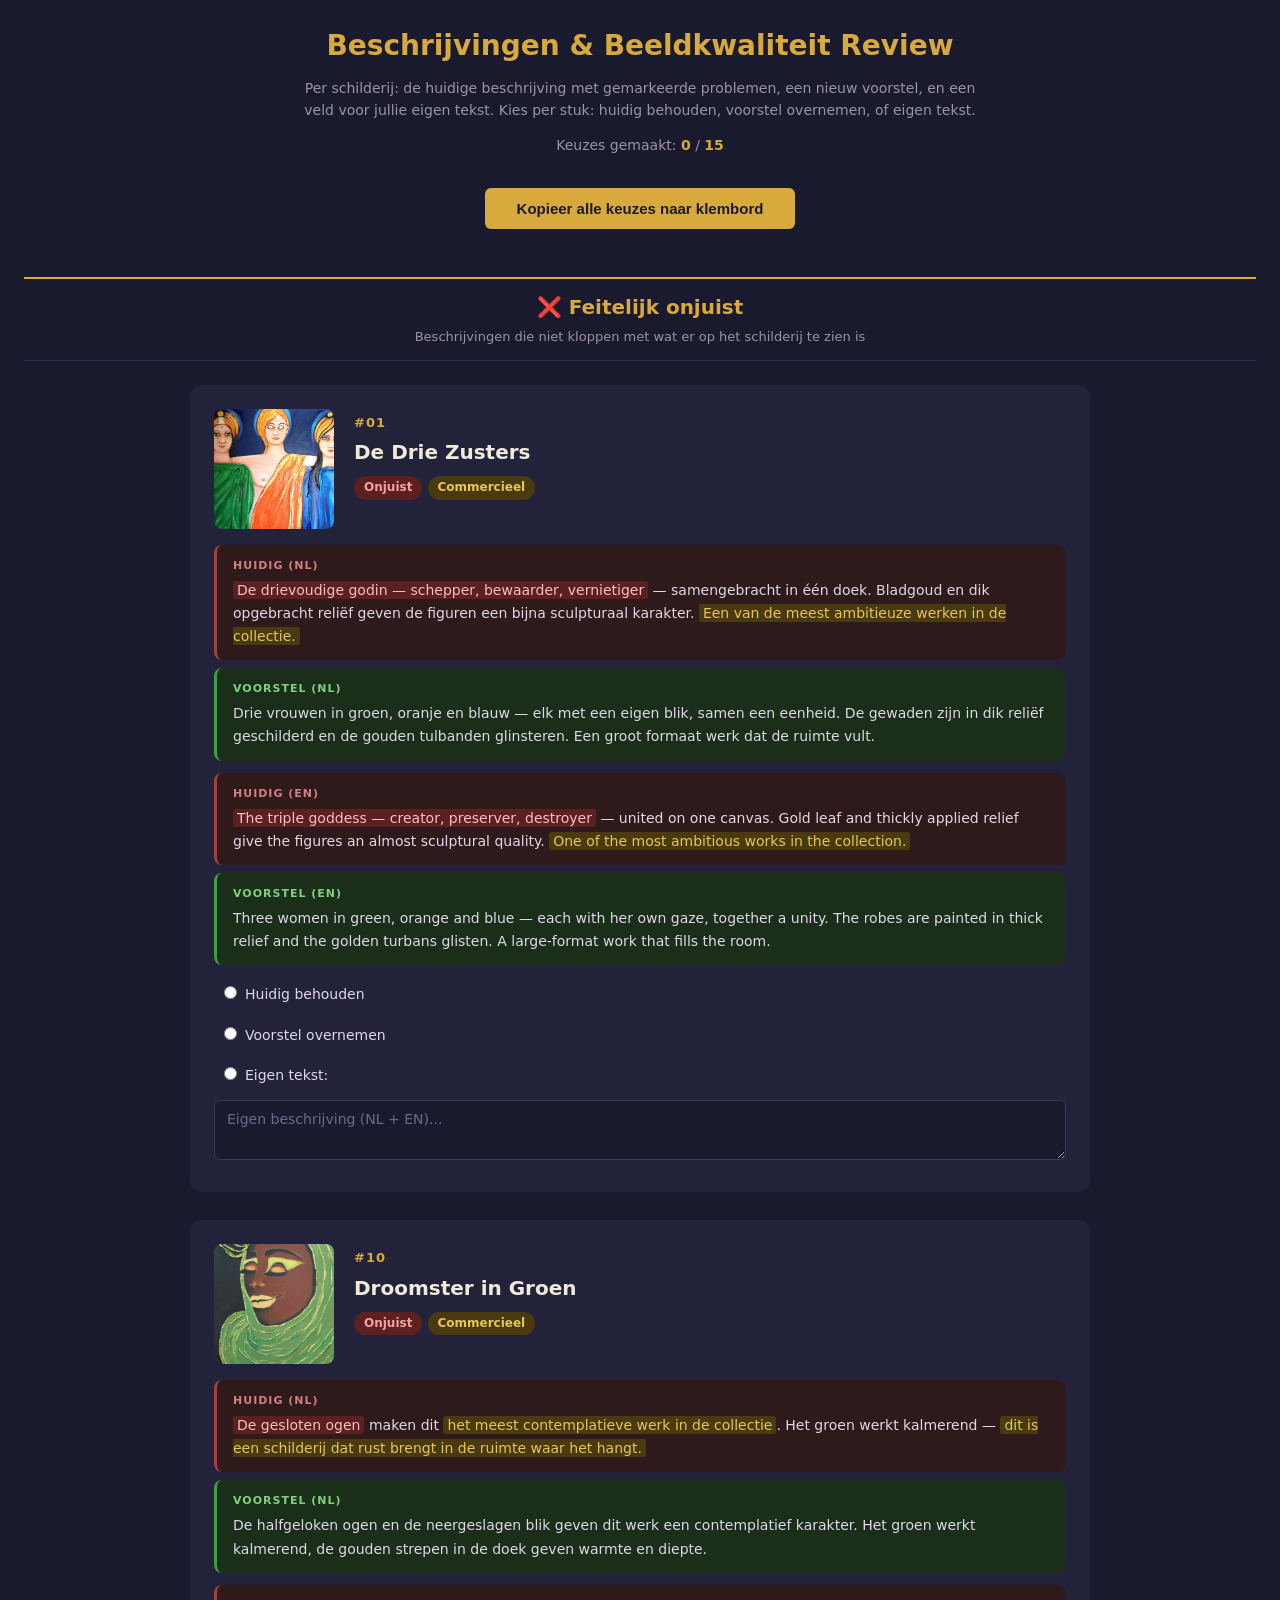
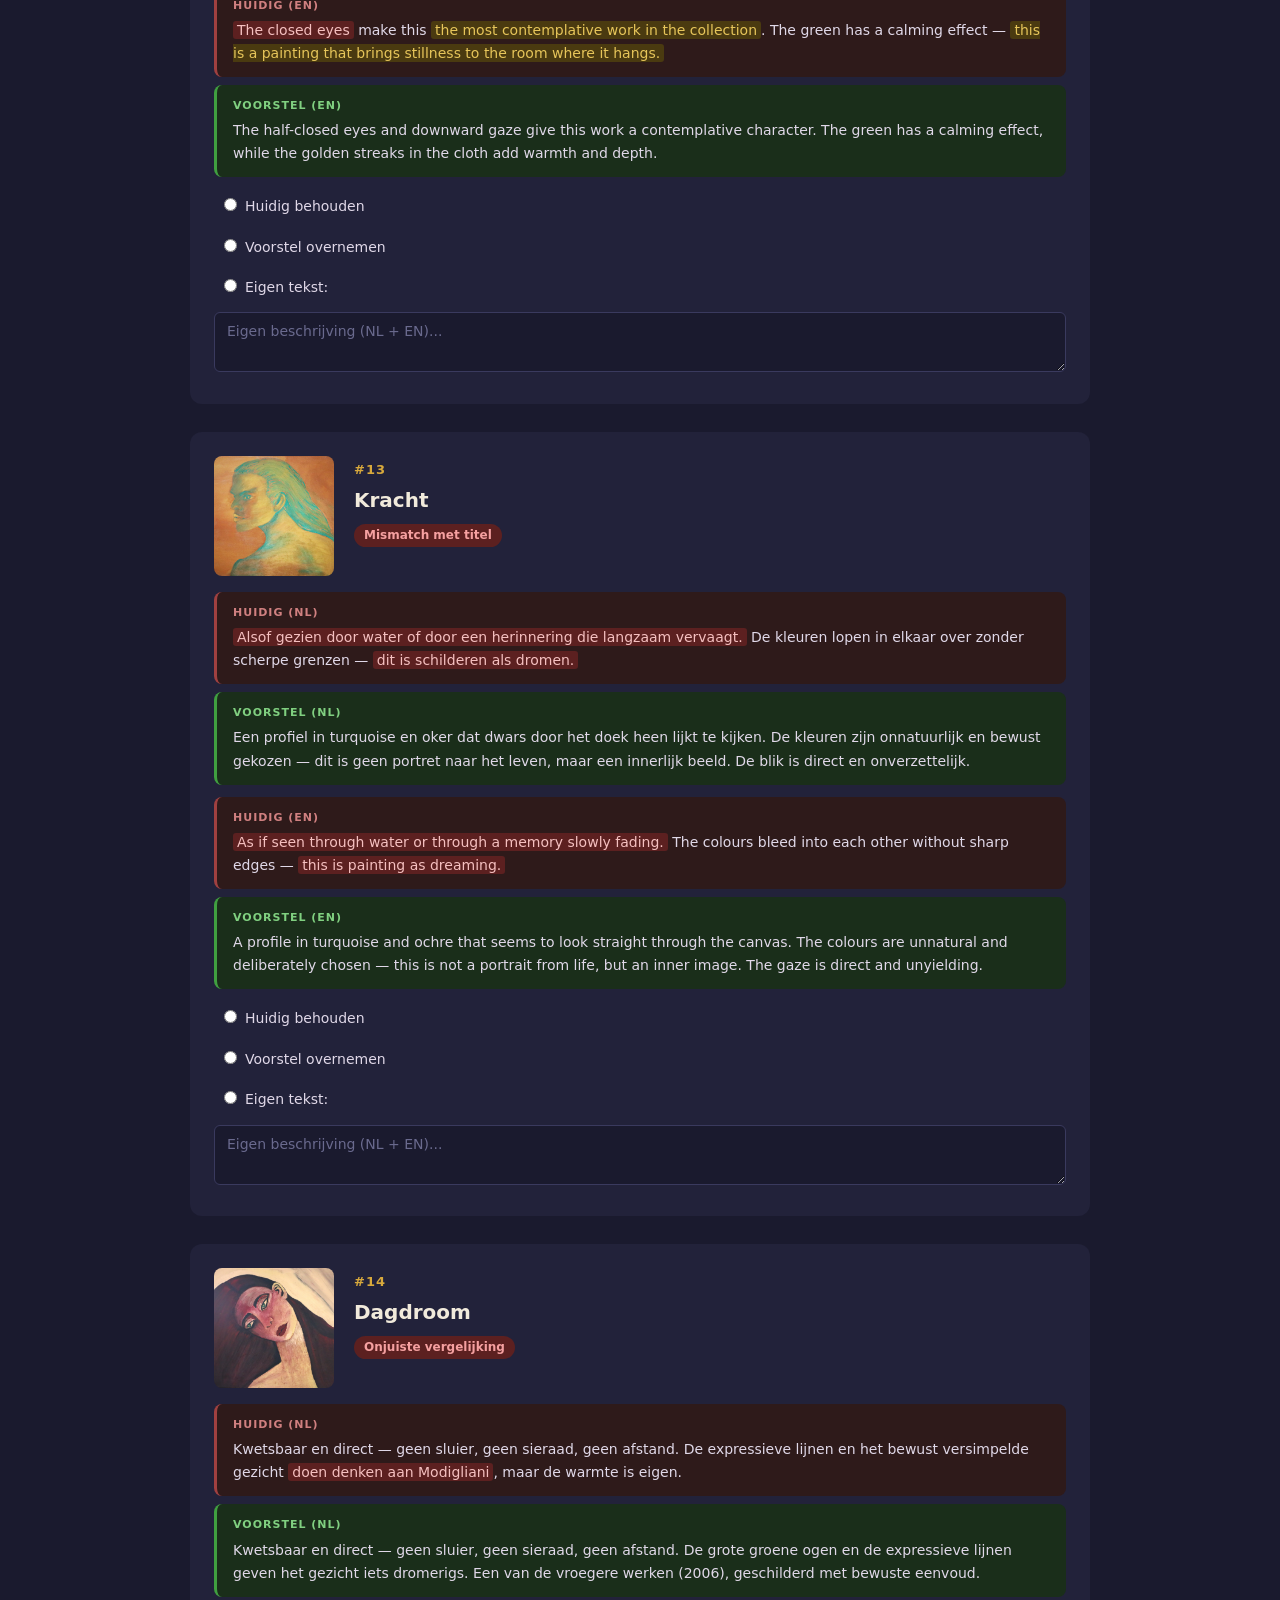
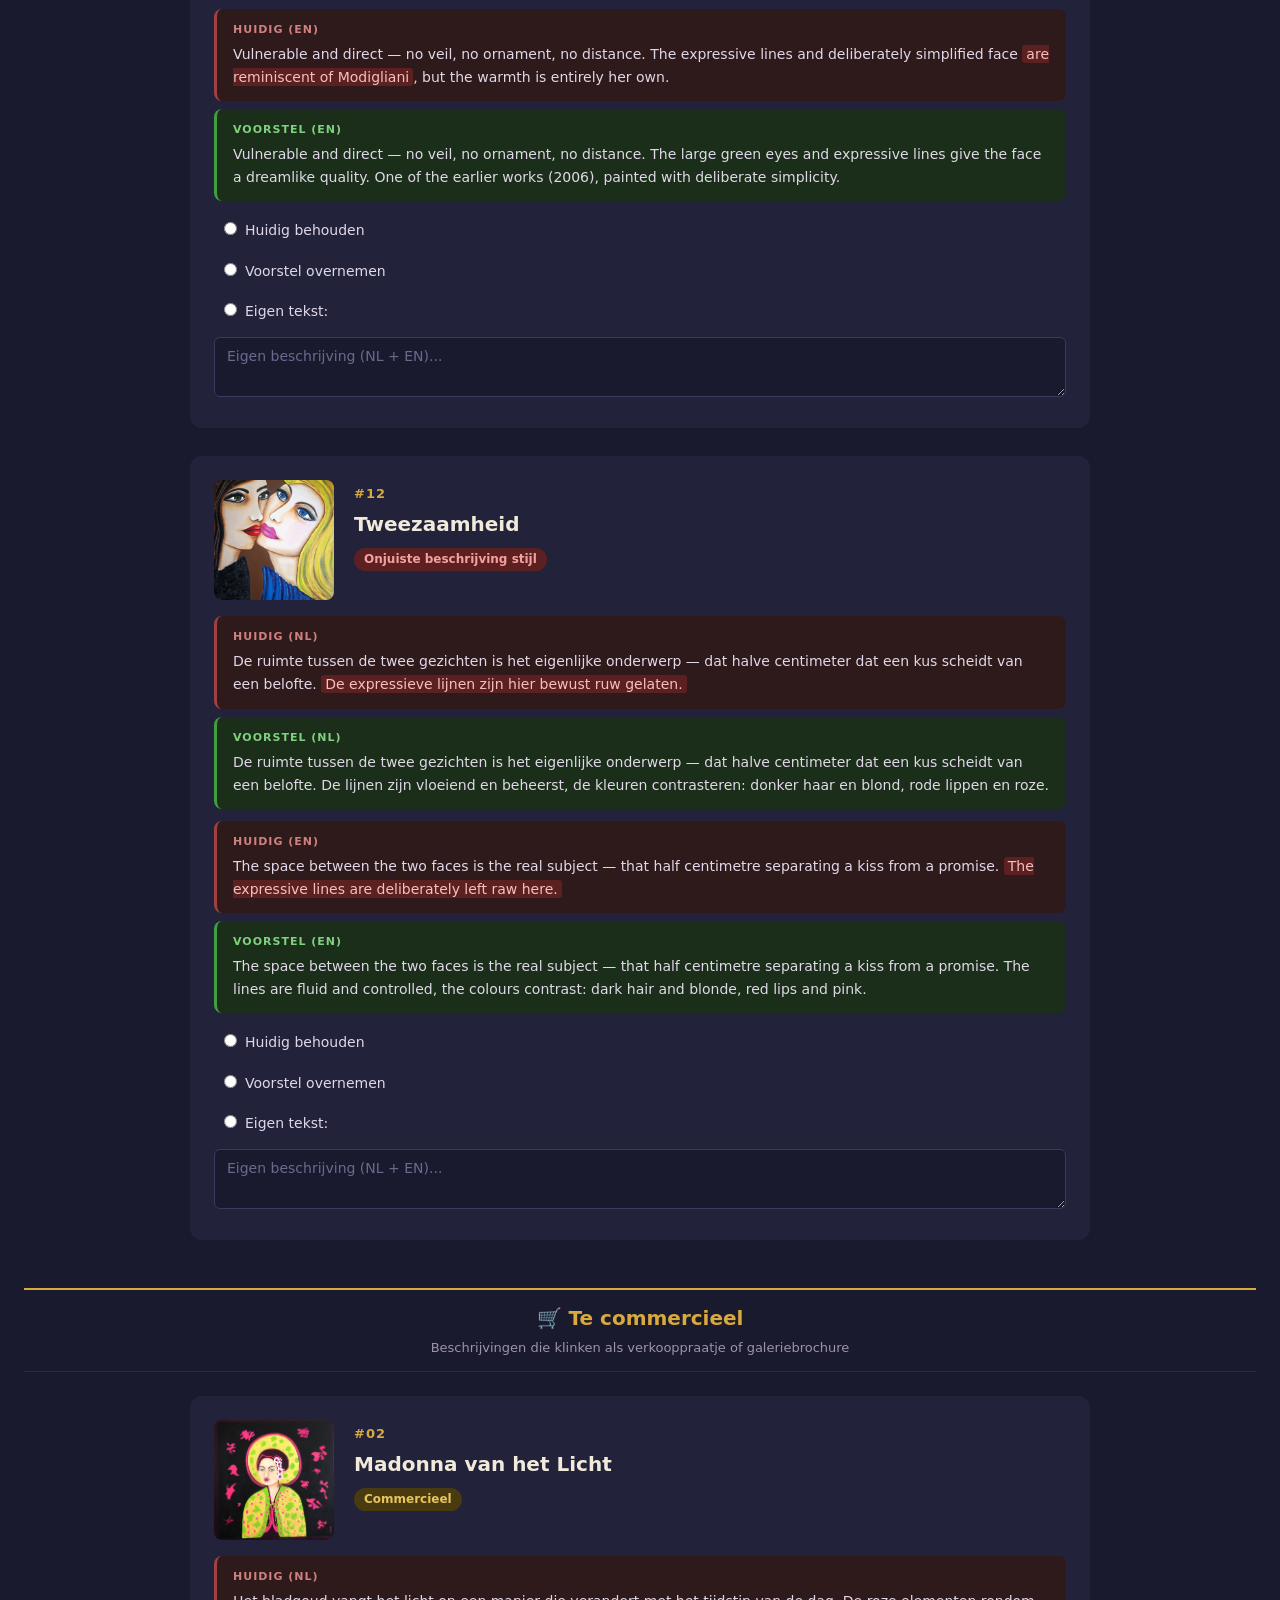
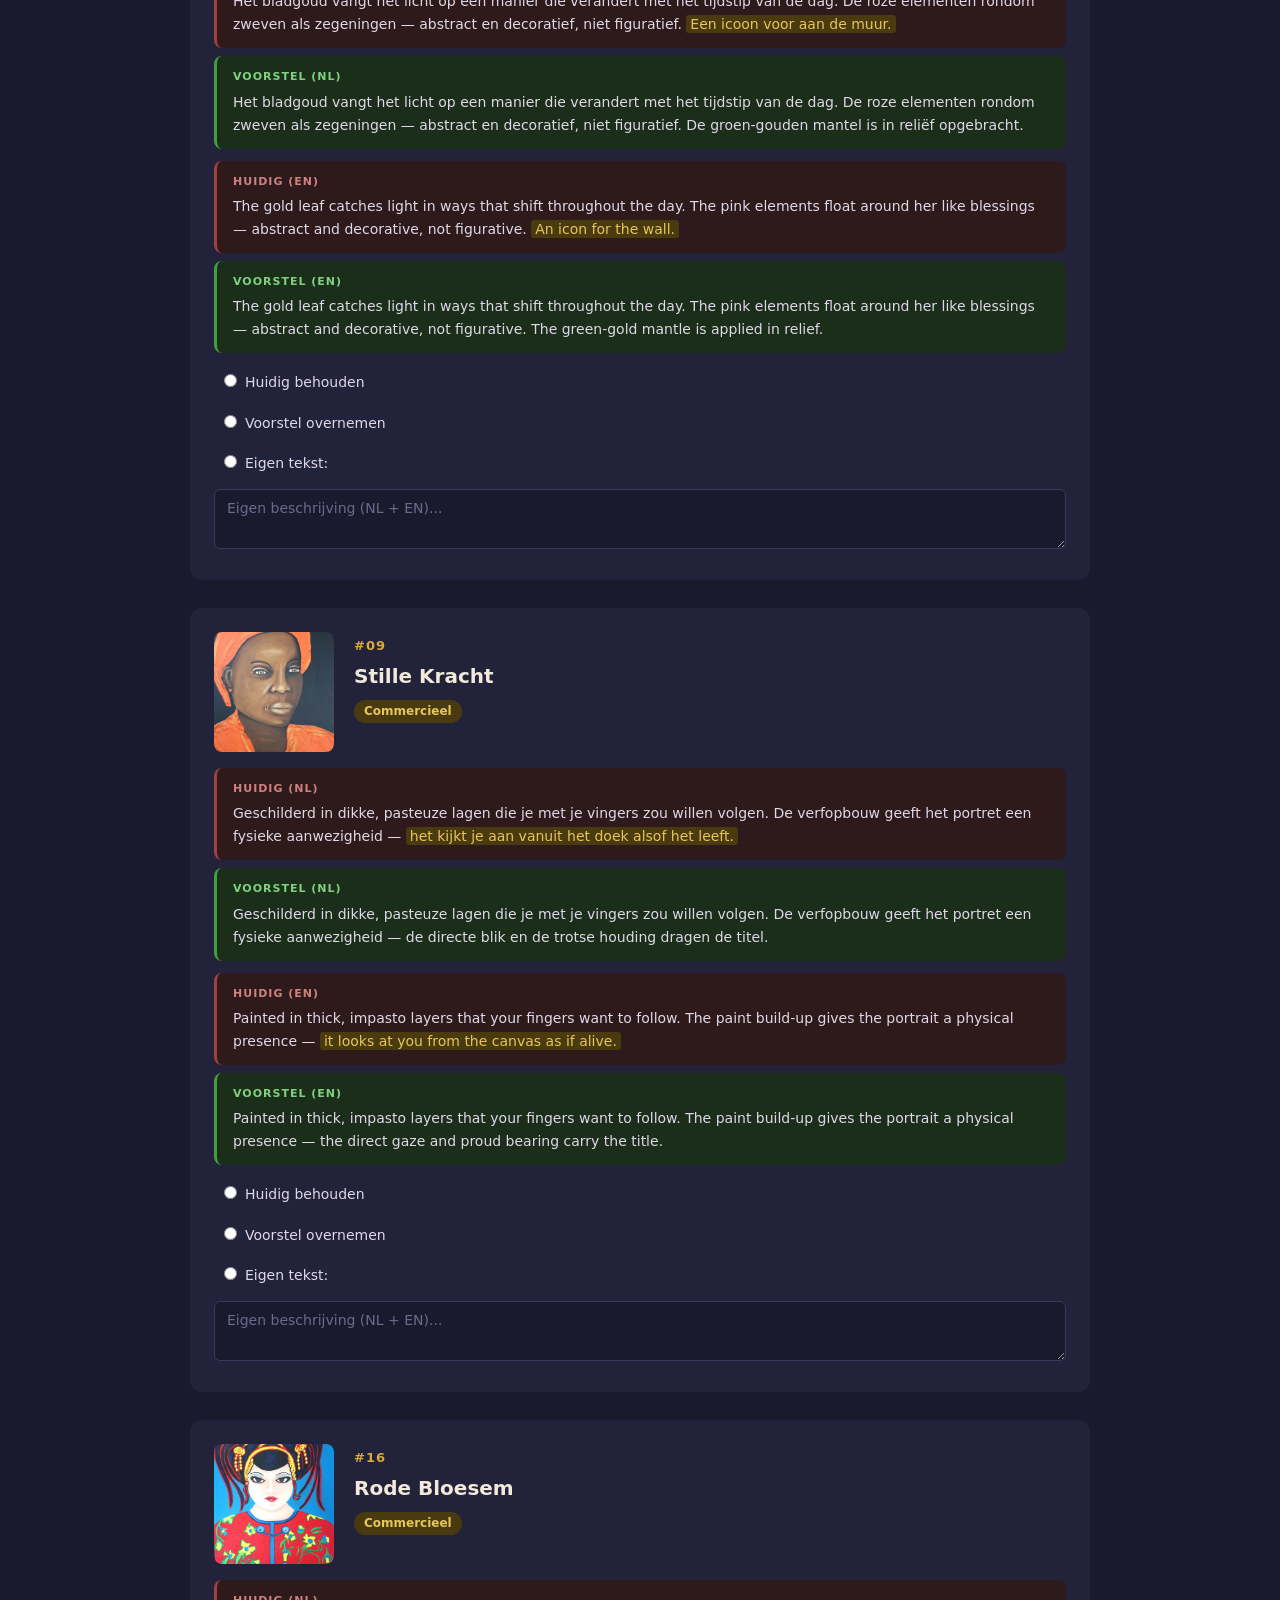
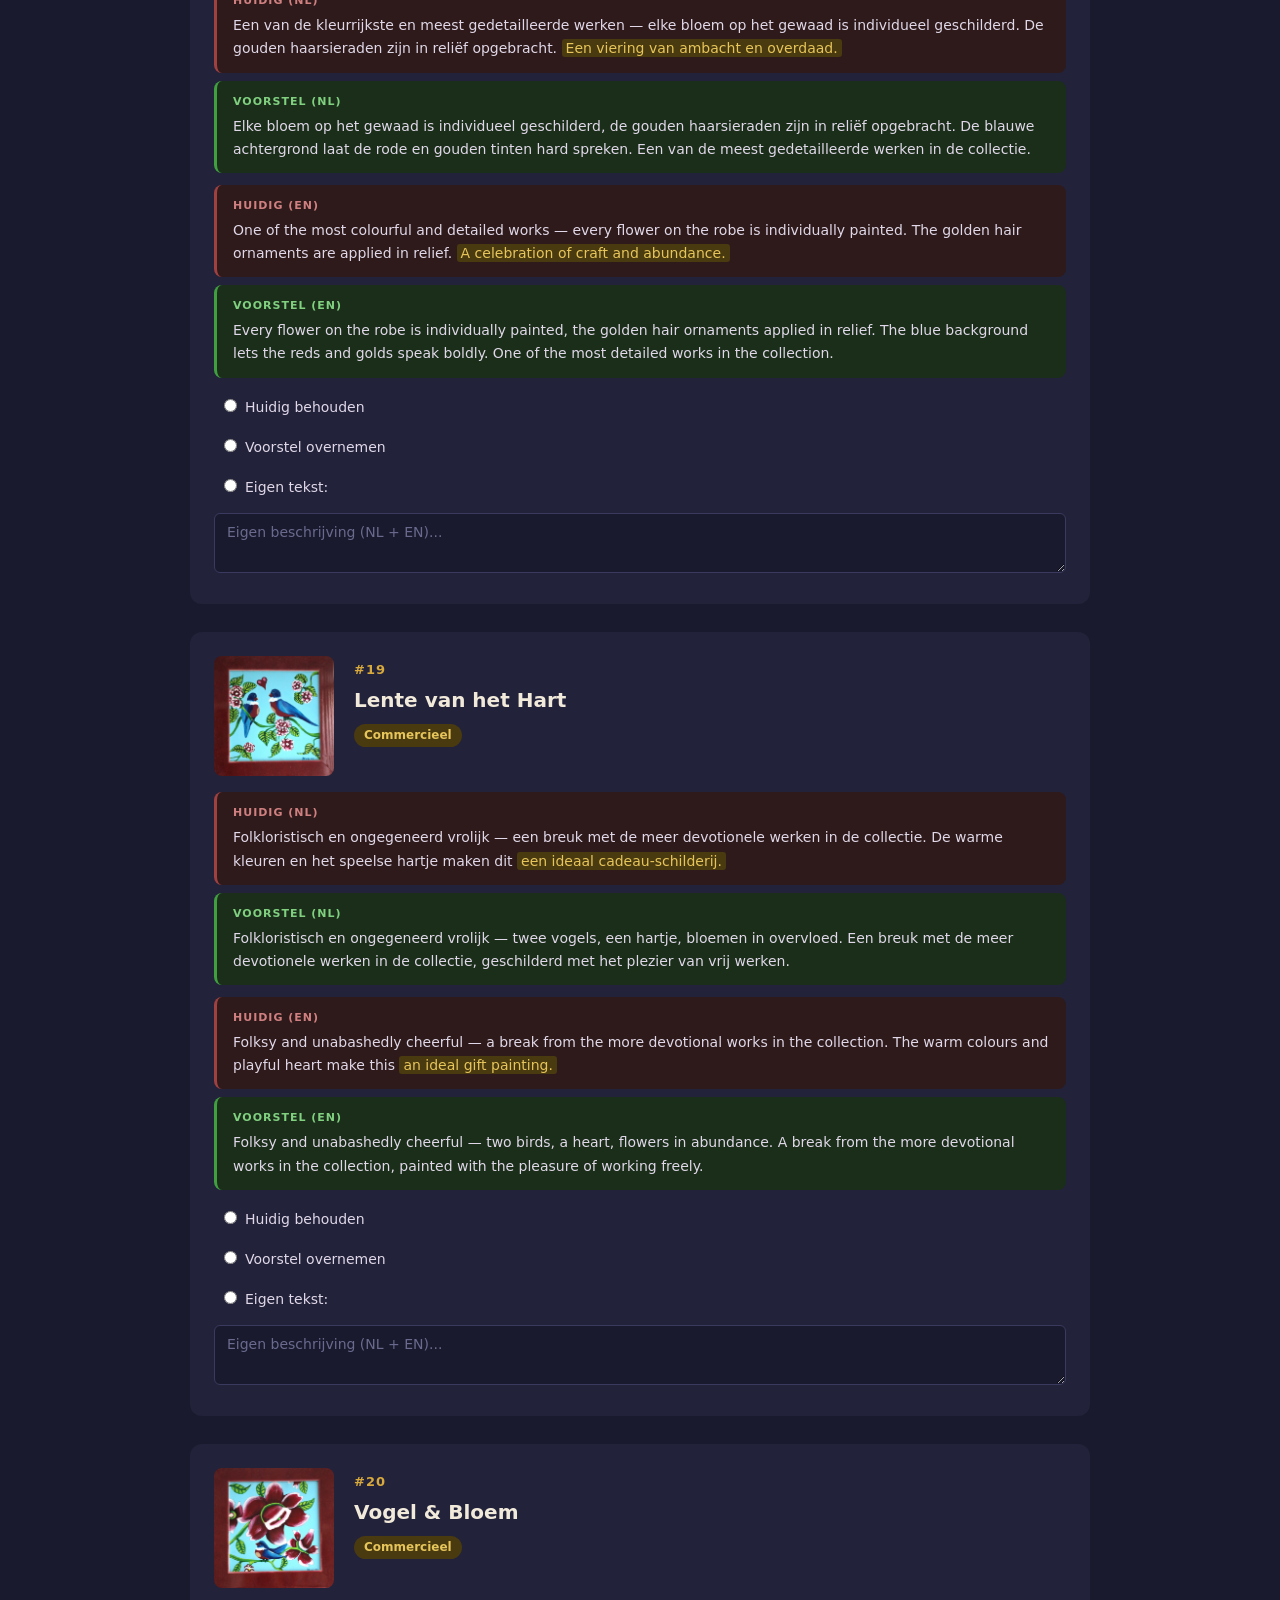
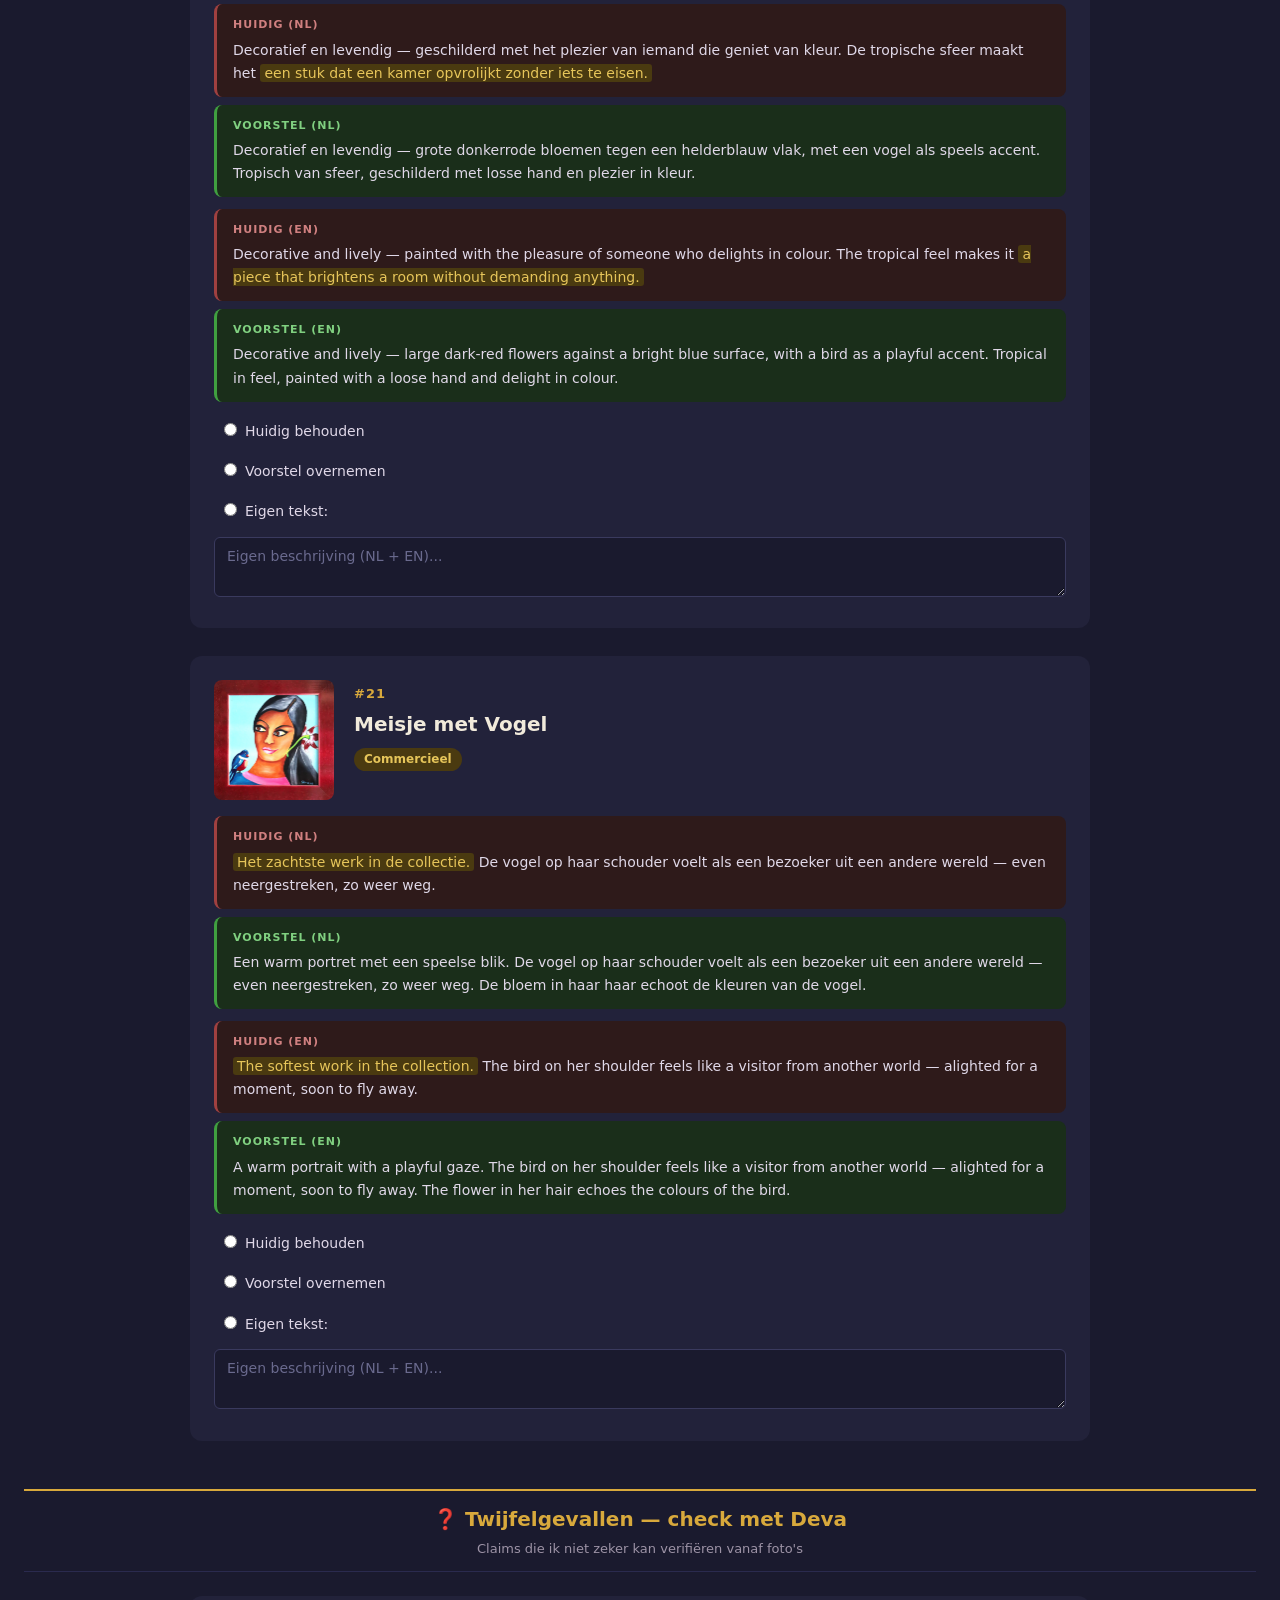
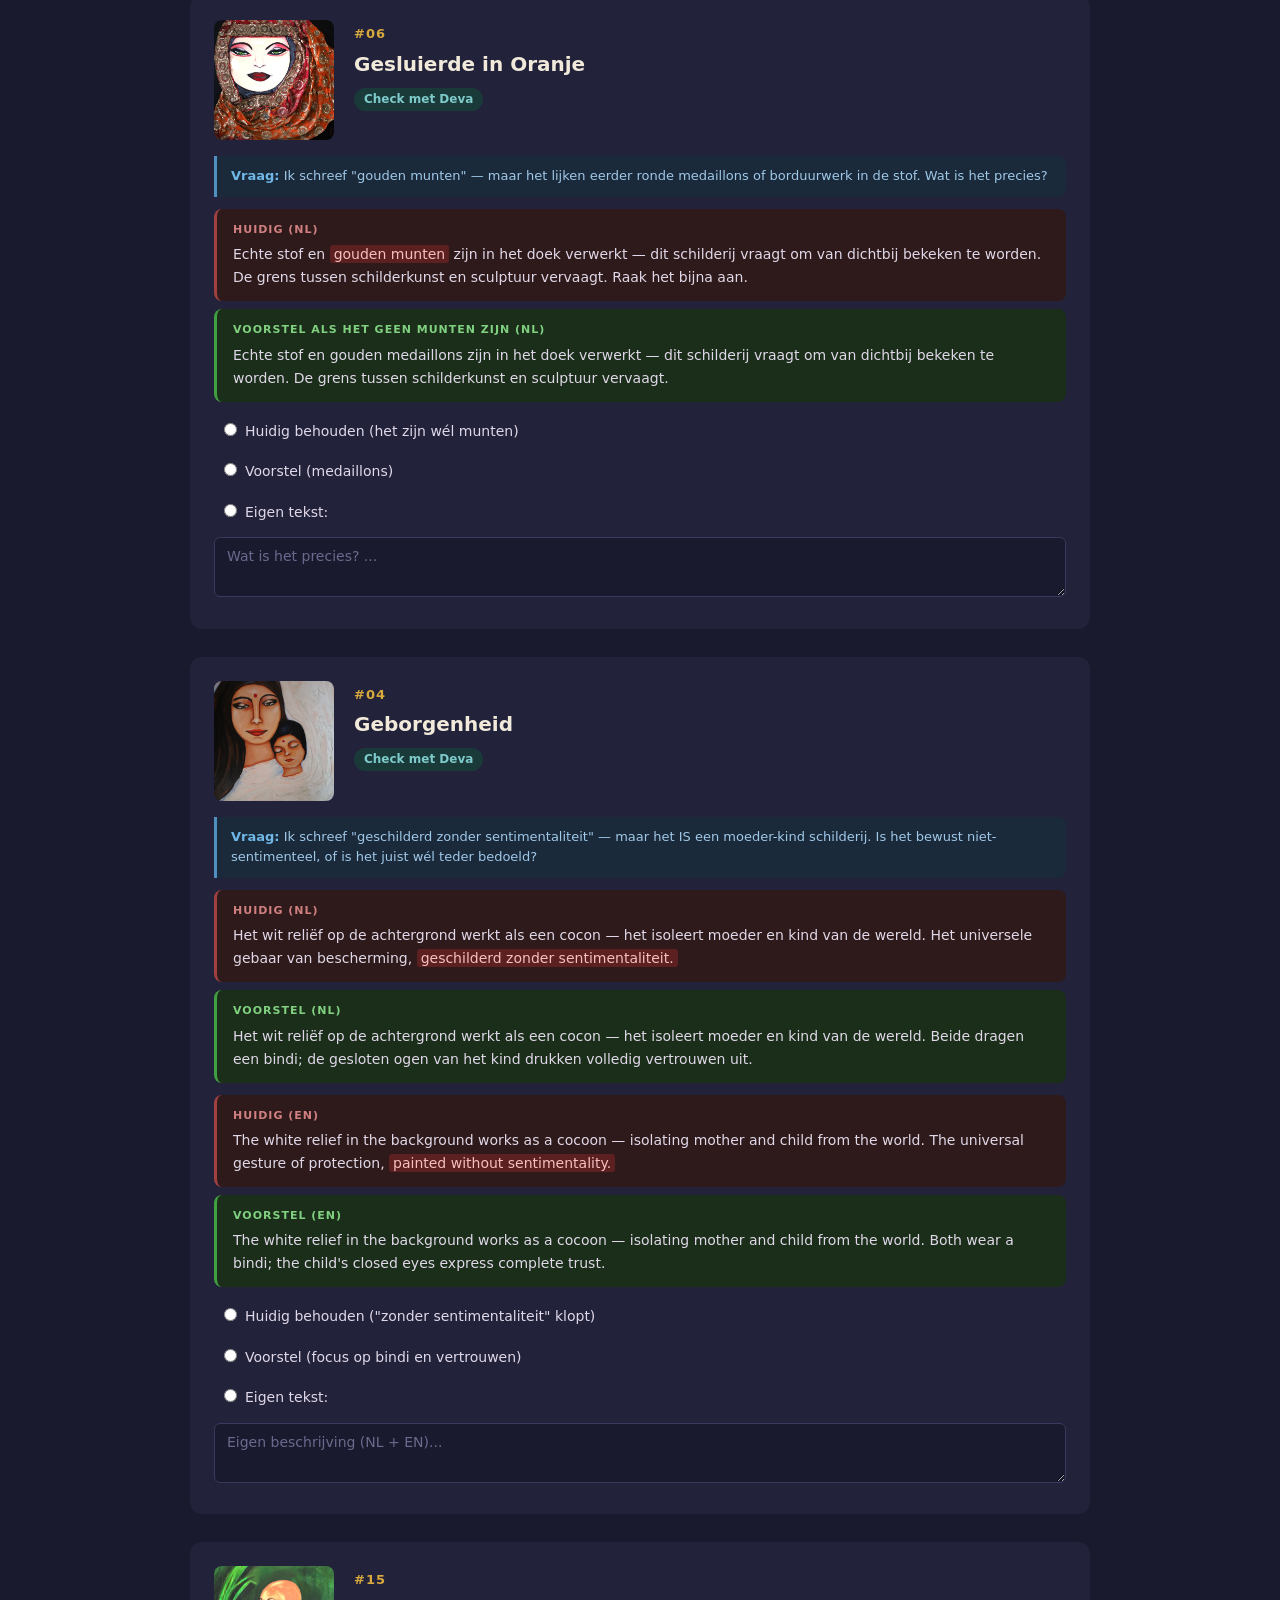
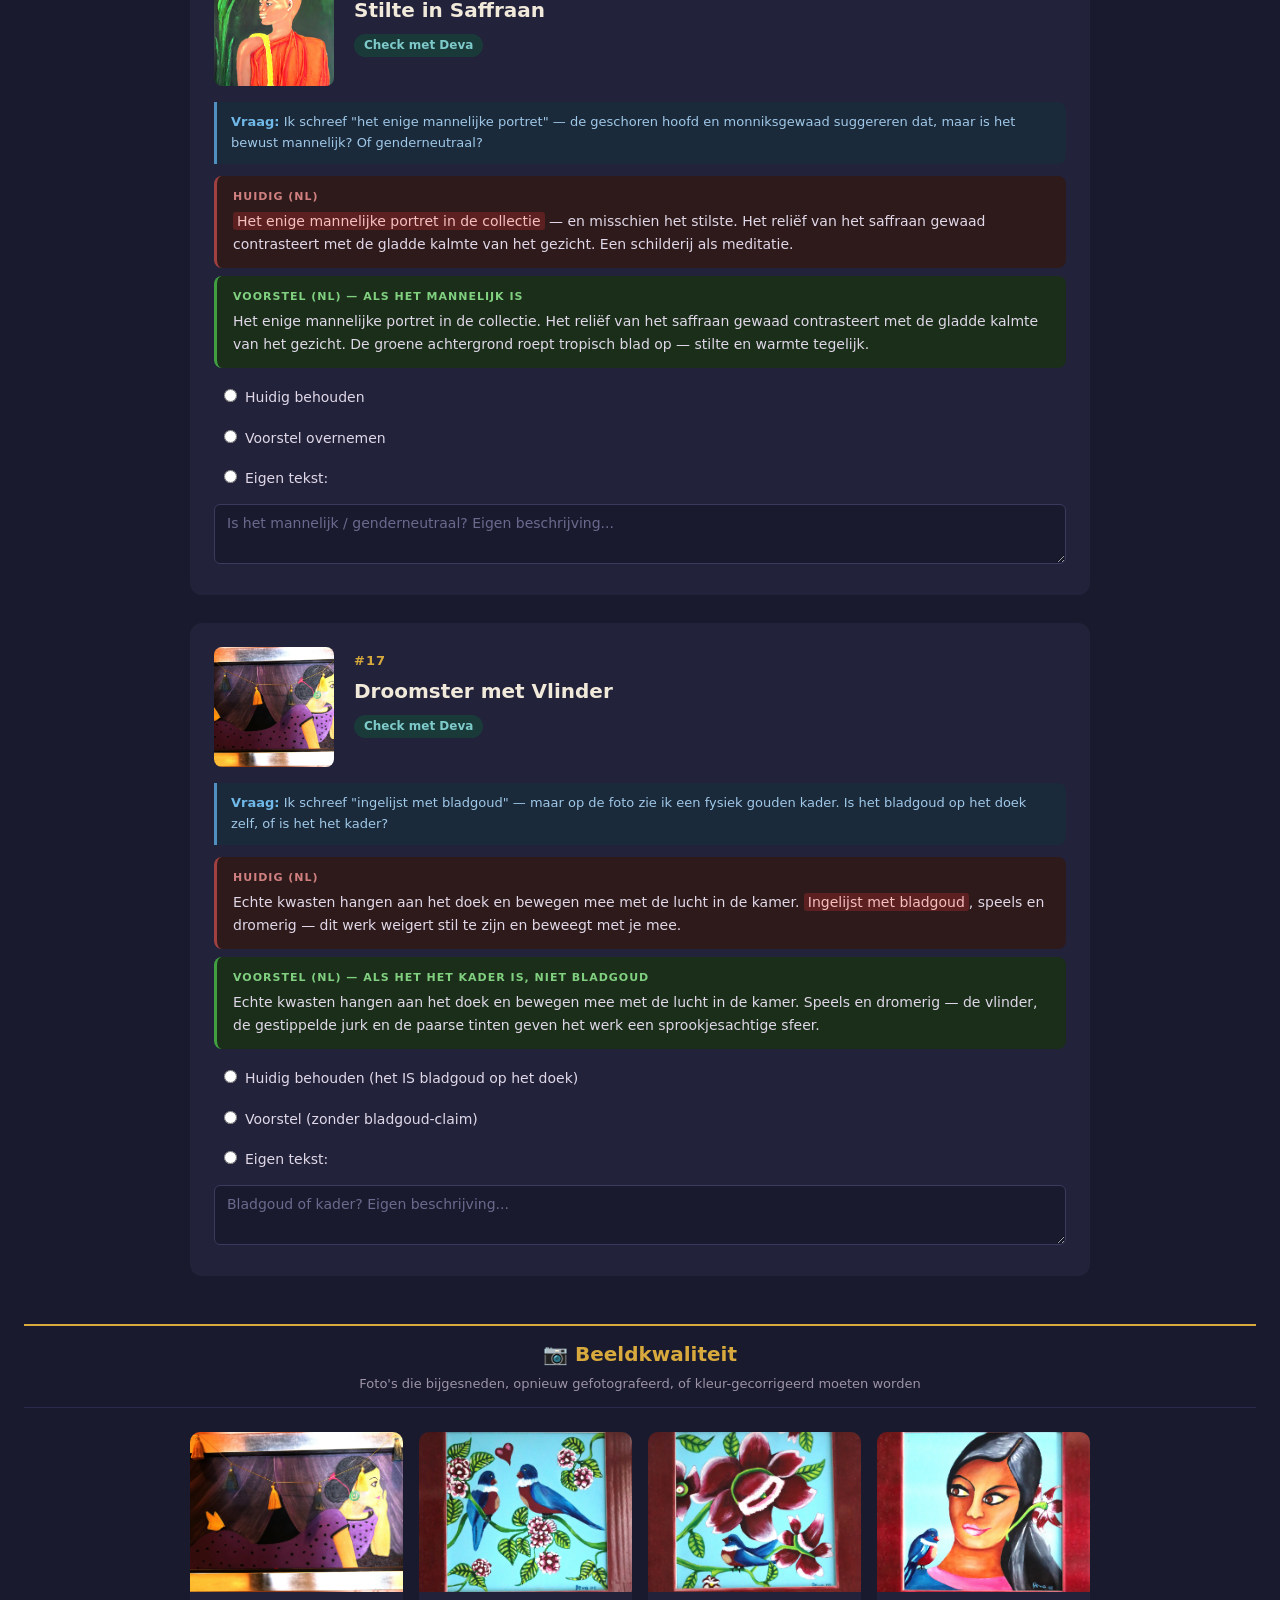
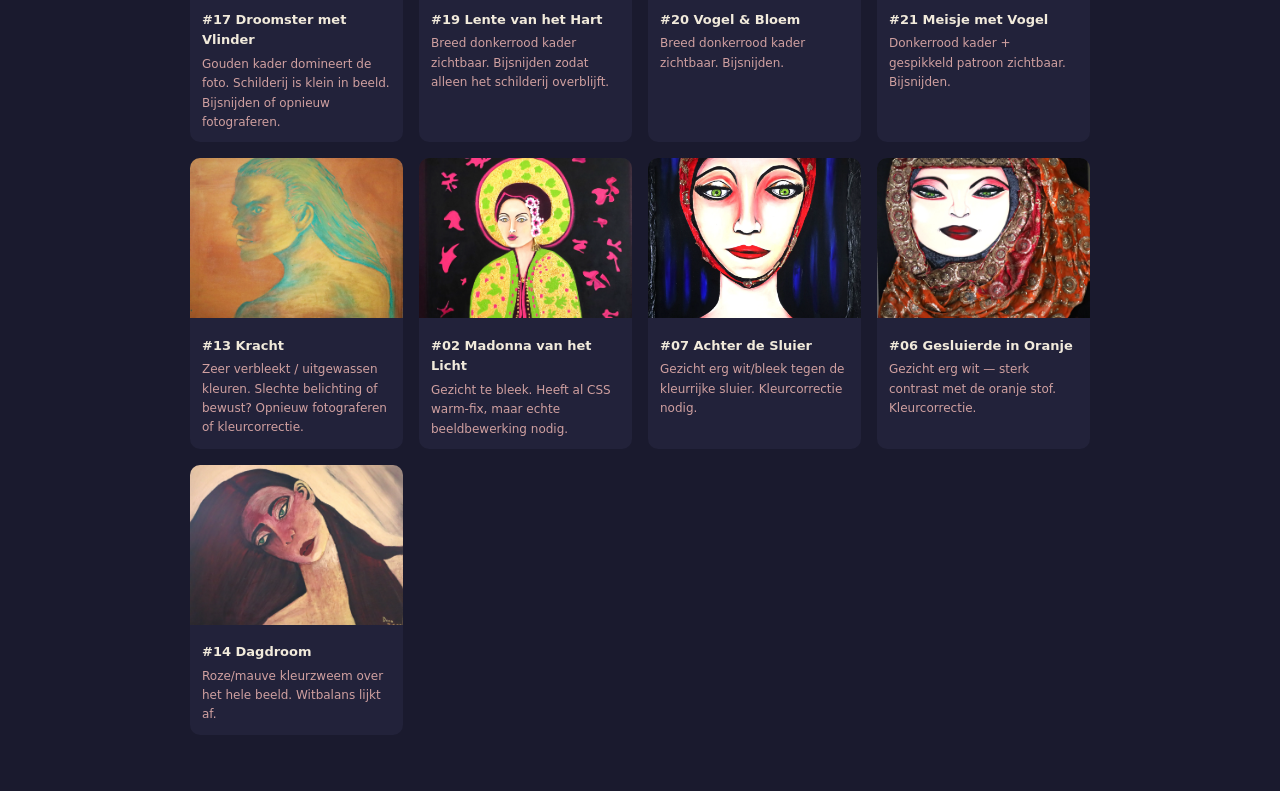
<file: beschrijving-review.html>
<!DOCTYPE html>
<html lang="nl">
<head>
  <meta charset="utf-8">
  <meta name="viewport" content="width=device-width, initial-scale=1">
  <title>Beschrijving Review — Deva Saal</title>
  <style>
    *, *::before, *::after { box-sizing: border-box; margin: 0; padding: 0; }
    body {
      font-family: 'Segoe UI', system-ui, sans-serif;
      background: #1a1a2e;
      color: #e0d8e8;
      padding: 24px;
      line-height: 1.6;
    }
    h1 {
      text-align: center;
      font-size: 28px;
      color: #D8A93C;
      margin-bottom: 8px;
    }
    .intro {
      text-align: center;
      color: #9D93A6;
      max-width: 700px;
      margin: 0 auto 12px;
      font-size: 14px;
    }
    .counter-bar {
      text-align: center;
      margin-bottom: 32px;
      font-size: 14px;
      color: #9D93A6;
    }
    .counter-bar span { color: #D8A93C; font-weight: 600; }
    .copy-btn {
      display: block;
      margin: 0 auto 40px;
      padding: 12px 32px;
      background: #D8A93C;
      color: #1a1a2e;
      border: none;
      border-radius: 6px;
      font-size: 15px;
      font-weight: 600;
      cursor: pointer;
    }
    .copy-btn:hover { background: #e6bc5a; }

    /* Sections */
    .section-divider {
      text-align: center;
      margin: 48px 0 24px;
      padding: 12px 0;
      border-top: 2px solid #D8A93C;
      border-bottom: 1px solid #2a2a4e;
    }
    .section-divider h2 {
      color: #D8A93C;
      font-size: 20px;
    }
    .section-divider p {
      color: #9D93A6;
      font-size: 13px;
      margin-top: 4px;
    }

    /* Card */
    .card {
      background: #22223a;
      border-radius: 12px;
      padding: 24px;
      margin-bottom: 28px;
      max-width: 900px;
      margin-left: auto;
      margin-right: auto;
    }
    .card-header {
      display: flex;
      gap: 20px;
      align-items: flex-start;
      margin-bottom: 16px;
    }
    .card-header img {
      width: 120px;
      height: 120px;
      object-fit: cover;
      border-radius: 8px;
      flex-shrink: 0;
    }
    .card-header-text {
      flex: 1;
    }
    .card-number {
      color: #D8A93C;
      font-size: 13px;
      font-weight: 600;
      text-transform: uppercase;
      letter-spacing: 1px;
    }
    .card-title {
      font-size: 20px;
      font-weight: 600;
      color: #F1EADB;
      margin: 2px 0 4px;
    }
    .card-issue {
      display: inline-block;
      padding: 2px 10px;
      border-radius: 12px;
      font-size: 12px;
      font-weight: 600;
      margin-top: 4px;
    }
    .issue-wrong { background: #5c2020; color: #f5a0a0; }
    .issue-commercial { background: #4a3a10; color: #e6c55a; }
    .issue-check { background: #1a3a3a; color: #7ecaca; }
    .issue-image { background: #2a2050; color: #b0a0e0; }

    .desc-block {
      margin-top: 12px;
      padding: 12px 16px;
      border-radius: 8px;
      font-size: 14px;
      line-height: 1.65;
    }
    .desc-current {
      background: #2e1a1a;
      border-left: 3px solid #a04040;
    }
    .desc-current .desc-label { color: #d08080; }
    .desc-proposed {
      background: #1a2e1a;
      border-left: 3px solid #40a040;
      margin-top: 8px;
    }
    .desc-proposed .desc-label { color: #80d080; }
    .desc-label {
      font-size: 11px;
      font-weight: 700;
      text-transform: uppercase;
      letter-spacing: 1px;
      display: block;
      margin-bottom: 4px;
    }
    .desc-highlight {
      background: #5c2020;
      color: #f5c0c0;
      padding: 1px 4px;
      border-radius: 3px;
    }
    .desc-highlight-commercial {
      background: #4a3a10;
      color: #e6c55a;
      padding: 1px 4px;
      border-radius: 3px;
    }

    .question-box {
      background: #1a2a3a;
      border-left: 3px solid #5090c0;
      padding: 10px 14px;
      border-radius: 0 8px 8px 0;
      margin-top: 8px;
      font-size: 13px;
      color: #a0c8e8;
    }
    .question-box strong { color: #70b8e8; }

    /* Radio & text */
    .choice-row {
      margin-top: 12px;
      display: flex;
      flex-direction: column;
      gap: 6px;
    }
    .choice-row label {
      display: flex;
      align-items: flex-start;
      gap: 8px;
      font-size: 14px;
      cursor: pointer;
      padding: 6px 10px;
      border-radius: 6px;
      transition: background 0.15s;
    }
    .choice-row label:hover { background: #2a2a50; }
    .choice-row input[type="radio"] {
      margin-top: 3px;
      accent-color: #D8A93C;
    }
    .free-text {
      width: 100%;
      margin-top: 8px;
      padding: 10px 12px;
      background: #1a1a2e;
      border: 1px solid #3a3a5e;
      border-radius: 6px;
      color: #e0d8e8;
      font-size: 14px;
      font-family: inherit;
      resize: vertical;
      min-height: 60px;
    }
    .free-text::placeholder { color: #6a6a8e; }
    .free-text:focus { outline: none; border-color: #D8A93C; }

    /* Image quality section */
    .img-issue-grid {
      display: grid;
      grid-template-columns: repeat(auto-fill, minmax(200px, 1fr));
      gap: 16px;
      max-width: 900px;
      margin: 0 auto 32px;
    }
    .img-issue-card {
      background: #22223a;
      border-radius: 10px;
      overflow: hidden;
    }
    .img-issue-card img {
      width: 100%;
      height: 160px;
      object-fit: cover;
    }
    .img-issue-card .img-info {
      padding: 10px 12px;
    }
    .img-issue-card .img-title {
      font-weight: 600;
      font-size: 13px;
      color: #F1EADB;
    }
    .img-issue-card .img-problem {
      font-size: 12px;
      color: #d0a0a0;
      margin-top: 4px;
    }

    @media (max-width: 600px) {
      .card-header { flex-direction: column; }
      .card-header img { width: 100%; height: 200px; }
    }
  </style>
</head>
<body>

  <h1>Beschrijvingen & Beeldkwaliteit Review</h1>
  <p class="intro">Per schilderij: de huidige beschrijving met gemarkeerde problemen, een nieuw voorstel, en een veld voor jullie eigen tekst. Kies per stuk: huidig behouden, voorstel overnemen, of eigen tekst.</p>
  <p class="counter-bar">Keuzes gemaakt: <span id="counter">0</span> / <span id="total">0</span></p>

  <button class="copy-btn" onclick="copyChoices()">Kopieer alle keuzes naar klembord</button>

  <!-- ============================================ -->
  <!-- SECTION: FEITELIJK ONJUIST -->
  <!-- ============================================ -->
  <div class="section-divider">
    <h2>&#10060; Feitelijk onjuist</h2>
    <p>Beschrijvingen die niet kloppen met wat er op het schilderij te zien is</p>
  </div>

  <!-- #01 De Drie Zusters -->
  <div class="card" data-id="01">
    <div class="card-header">
      <img src="paintings-new/IMG_0279.webp" alt="De Drie Zusters">
      <div class="card-header-text">
        <span class="card-number">#01</span>
        <div class="card-title">De Drie Zusters</div>
        <span class="card-issue issue-wrong">Onjuist</span>
        <span class="card-issue issue-commercial">Commercieel</span>
      </div>
    </div>
    <div class="desc-block desc-current">
      <span class="desc-label">Huidig (NL)</span>
      <span class="desc-highlight">De drievoudige godin — schepper, bewaarder, vernietiger</span> — samengebracht in één doek. Bladgoud en dik opgebracht reliëf geven de figuren een bijna sculpturaal karakter. <span class="desc-highlight-commercial">Een van de meest ambitieuze werken in de collectie.</span>
    </div>
    <div class="desc-block desc-proposed">
      <span class="desc-label">Voorstel (NL)</span>
      Drie vrouwen in groen, oranje en blauw — elk met een eigen blik, samen een eenheid. De gewaden zijn in dik reliëf geschilderd en de gouden tulbanden glinsteren. Een groot formaat werk dat de ruimte vult.
    </div>
    <div class="desc-block desc-current" style="margin-top:12px;">
      <span class="desc-label">Huidig (EN)</span>
      <span class="desc-highlight">The triple goddess — creator, preserver, destroyer</span> — united on one canvas. Gold leaf and thickly applied relief give the figures an almost sculptural quality. <span class="desc-highlight-commercial">One of the most ambitious works in the collection.</span>
    </div>
    <div class="desc-block desc-proposed">
      <span class="desc-label">Voorstel (EN)</span>
      Three women in green, orange and blue — each with her own gaze, together a unity. The robes are painted in thick relief and the golden turbans glisten. A large-format work that fills the room.
    </div>
    <div class="choice-row">
      <label><input type="radio" name="choice-01" value="huidig" onchange="updateCounter()"> Huidig behouden</label>
      <label><input type="radio" name="choice-01" value="voorstel" onchange="updateCounter()"> Voorstel overnemen</label>
      <label><input type="radio" name="choice-01" value="eigen" onchange="updateCounter()"> Eigen tekst:</label>
    </div>
    <textarea class="free-text" data-for="01" placeholder="Eigen beschrijving (NL + EN)..."></textarea>
  </div>

  <!-- #10 Droomster in Groen -->
  <div class="card" data-id="10">
    <div class="card-header">
      <img src="paintings-new/IMG_0275.webp" alt="Droomster in Groen">
      <div class="card-header-text">
        <span class="card-number">#10</span>
        <div class="card-title">Droomster in Groen</div>
        <span class="card-issue issue-wrong">Onjuist</span>
        <span class="card-issue issue-commercial">Commercieel</span>
      </div>
    </div>
    <div class="desc-block desc-current">
      <span class="desc-label">Huidig (NL)</span>
      <span class="desc-highlight">De gesloten ogen</span> maken dit <span class="desc-highlight-commercial">het meest contemplatieve werk in de collectie</span>. Het groen werkt kalmerend — <span class="desc-highlight-commercial">dit is een schilderij dat rust brengt in de ruimte waar het hangt.</span>
    </div>
    <div class="desc-block desc-proposed">
      <span class="desc-label">Voorstel (NL)</span>
      De halfgeloken ogen en de neergeslagen blik geven dit werk een contemplatief karakter. Het groen werkt kalmerend, de gouden strepen in de doek geven warmte en diepte.
    </div>
    <div class="desc-block desc-current" style="margin-top:12px;">
      <span class="desc-label">Huidig (EN)</span>
      <span class="desc-highlight">The closed eyes</span> make this <span class="desc-highlight-commercial">the most contemplative work in the collection</span>. The green has a calming effect — <span class="desc-highlight-commercial">this is a painting that brings stillness to the room where it hangs.</span>
    </div>
    <div class="desc-block desc-proposed">
      <span class="desc-label">Voorstel (EN)</span>
      The half-closed eyes and downward gaze give this work a contemplative character. The green has a calming effect, while the golden streaks in the cloth add warmth and depth.
    </div>
    <div class="choice-row">
      <label><input type="radio" name="choice-10" value="huidig" onchange="updateCounter()"> Huidig behouden</label>
      <label><input type="radio" name="choice-10" value="voorstel" onchange="updateCounter()"> Voorstel overnemen</label>
      <label><input type="radio" name="choice-10" value="eigen" onchange="updateCounter()"> Eigen tekst:</label>
    </div>
    <textarea class="free-text" data-for="10" placeholder="Eigen beschrijving (NL + EN)..."></textarea>
  </div>

  <!-- #13 Kracht -->
  <div class="card" data-id="13">
    <div class="card-header">
      <img src="paintings-new/IMG_0297.webp" alt="Kracht">
      <div class="card-header-text">
        <span class="card-number">#13</span>
        <div class="card-title">Kracht</div>
        <span class="card-issue issue-wrong">Mismatch met titel</span>
      </div>
    </div>
    <div class="desc-block desc-current">
      <span class="desc-label">Huidig (NL)</span>
      <span class="desc-highlight">Alsof gezien door water of door een herinnering die langzaam vervaagt.</span> De kleuren lopen in elkaar over zonder scherpe grenzen — <span class="desc-highlight">dit is schilderen als dromen.</span>
    </div>
    <div class="desc-block desc-proposed">
      <span class="desc-label">Voorstel (NL)</span>
      Een profiel in turquoise en oker dat dwars door het doek heen lijkt te kijken. De kleuren zijn onnatuurlijk en bewust gekozen — dit is geen portret naar het leven, maar een innerlijk beeld. De blik is direct en onverzettelijk.
    </div>
    <div class="desc-block desc-current" style="margin-top:12px;">
      <span class="desc-label">Huidig (EN)</span>
      <span class="desc-highlight">As if seen through water or through a memory slowly fading.</span> The colours bleed into each other without sharp edges — <span class="desc-highlight">this is painting as dreaming.</span>
    </div>
    <div class="desc-block desc-proposed">
      <span class="desc-label">Voorstel (EN)</span>
      A profile in turquoise and ochre that seems to look straight through the canvas. The colours are unnatural and deliberately chosen — this is not a portrait from life, but an inner image. The gaze is direct and unyielding.
    </div>
    <div class="choice-row">
      <label><input type="radio" name="choice-13" value="huidig" onchange="updateCounter()"> Huidig behouden</label>
      <label><input type="radio" name="choice-13" value="voorstel" onchange="updateCounter()"> Voorstel overnemen</label>
      <label><input type="radio" name="choice-13" value="eigen" onchange="updateCounter()"> Eigen tekst:</label>
    </div>
    <textarea class="free-text" data-for="13" placeholder="Eigen beschrijving (NL + EN)..."></textarea>
  </div>

  <!-- #14 Dagdroom -->
  <div class="card" data-id="14">
    <div class="card-header">
      <img src="paintings-new/IMG_0262.webp" alt="Dagdroom">
      <div class="card-header-text">
        <span class="card-number">#14</span>
        <div class="card-title">Dagdroom</div>
        <span class="card-issue issue-wrong">Onjuiste vergelijking</span>
      </div>
    </div>
    <div class="desc-block desc-current">
      <span class="desc-label">Huidig (NL)</span>
      Kwetsbaar en direct — geen sluier, geen sieraad, geen afstand. De expressieve lijnen en het bewust versimpelde gezicht <span class="desc-highlight">doen denken aan Modigliani</span>, maar de warmte is eigen.
    </div>
    <div class="desc-block desc-proposed">
      <span class="desc-label">Voorstel (NL)</span>
      Kwetsbaar en direct — geen sluier, geen sieraad, geen afstand. De grote groene ogen en de expressieve lijnen geven het gezicht iets dromerigs. Een van de vroegere werken (2006), geschilderd met bewuste eenvoud.
    </div>
    <div class="desc-block desc-current" style="margin-top:12px;">
      <span class="desc-label">Huidig (EN)</span>
      Vulnerable and direct — no veil, no ornament, no distance. The expressive lines and deliberately simplified face <span class="desc-highlight">are reminiscent of Modigliani</span>, but the warmth is entirely her own.
    </div>
    <div class="desc-block desc-proposed">
      <span class="desc-label">Voorstel (EN)</span>
      Vulnerable and direct — no veil, no ornament, no distance. The large green eyes and expressive lines give the face a dreamlike quality. One of the earlier works (2006), painted with deliberate simplicity.
    </div>
    <div class="choice-row">
      <label><input type="radio" name="choice-14" value="huidig" onchange="updateCounter()"> Huidig behouden</label>
      <label><input type="radio" name="choice-14" value="voorstel" onchange="updateCounter()"> Voorstel overnemen</label>
      <label><input type="radio" name="choice-14" value="eigen" onchange="updateCounter()"> Eigen tekst:</label>
    </div>
    <textarea class="free-text" data-for="14" placeholder="Eigen beschrijving (NL + EN)..."></textarea>
  </div>

  <!-- #12 Tweezaamheid -->
  <div class="card" data-id="12">
    <div class="card-header">
      <img src="paintings-new/IMG_0249.webp" alt="Tweezaamheid">
      <div class="card-header-text">
        <span class="card-number">#12</span>
        <div class="card-title">Tweezaamheid</div>
        <span class="card-issue issue-wrong">Onjuiste beschrijving stijl</span>
      </div>
    </div>
    <div class="desc-block desc-current">
      <span class="desc-label">Huidig (NL)</span>
      De ruimte tussen de twee gezichten is het eigenlijke onderwerp — dat halve centimeter dat een kus scheidt van een belofte. <span class="desc-highlight">De expressieve lijnen zijn hier bewust ruw gelaten.</span>
    </div>
    <div class="desc-block desc-proposed">
      <span class="desc-label">Voorstel (NL)</span>
      De ruimte tussen de twee gezichten is het eigenlijke onderwerp — dat halve centimeter dat een kus scheidt van een belofte. De lijnen zijn vloeiend en beheerst, de kleuren contrasteren: donker haar en blond, rode lippen en roze.
    </div>
    <div class="desc-block desc-current" style="margin-top:12px;">
      <span class="desc-label">Huidig (EN)</span>
      The space between the two faces is the real subject — that half centimetre separating a kiss from a promise. <span class="desc-highlight">The expressive lines are deliberately left raw here.</span>
    </div>
    <div class="desc-block desc-proposed">
      <span class="desc-label">Voorstel (EN)</span>
      The space between the two faces is the real subject — that half centimetre separating a kiss from a promise. The lines are fluid and controlled, the colours contrast: dark hair and blonde, red lips and pink.
    </div>
    <div class="choice-row">
      <label><input type="radio" name="choice-12" value="huidig" onchange="updateCounter()"> Huidig behouden</label>
      <label><input type="radio" name="choice-12" value="voorstel" onchange="updateCounter()"> Voorstel overnemen</label>
      <label><input type="radio" name="choice-12" value="eigen" onchange="updateCounter()"> Eigen tekst:</label>
    </div>
    <textarea class="free-text" data-for="12" placeholder="Eigen beschrijving (NL + EN)..."></textarea>
  </div>

  <!-- ============================================ -->
  <!-- SECTION: TE COMMERCIEEL -->
  <!-- ============================================ -->
  <div class="section-divider">
    <h2>&#128722; Te commercieel</h2>
    <p>Beschrijvingen die klinken als verkooppraatje of galeriebrochure</p>
  </div>

  <!-- #02 Madonna van het Licht -->
  <div class="card" data-id="02">
    <div class="card-header">
      <img src="paintings-new/IMG_0255.webp" alt="Madonna van het Licht">
      <div class="card-header-text">
        <span class="card-number">#02</span>
        <div class="card-title">Madonna van het Licht</div>
        <span class="card-issue issue-commercial">Commercieel</span>
      </div>
    </div>
    <div class="desc-block desc-current">
      <span class="desc-label">Huidig (NL)</span>
      Het bladgoud vangt het licht op een manier die verandert met het tijdstip van de dag. De roze elementen rondom zweven als zegeningen — abstract en decoratief, niet figuratief. <span class="desc-highlight-commercial">Een icoon voor aan de muur.</span>
    </div>
    <div class="desc-block desc-proposed">
      <span class="desc-label">Voorstel (NL)</span>
      Het bladgoud vangt het licht op een manier die verandert met het tijdstip van de dag. De roze elementen rondom zweven als zegeningen — abstract en decoratief, niet figuratief. De groen-gouden mantel is in reliëf opgebracht.
    </div>
    <div class="desc-block desc-current" style="margin-top:12px;">
      <span class="desc-label">Huidig (EN)</span>
      The gold leaf catches light in ways that shift throughout the day. The pink elements float around her like blessings — abstract and decorative, not figurative. <span class="desc-highlight-commercial">An icon for the wall.</span>
    </div>
    <div class="desc-block desc-proposed">
      <span class="desc-label">Voorstel (EN)</span>
      The gold leaf catches light in ways that shift throughout the day. The pink elements float around her like blessings — abstract and decorative, not figurative. The green-gold mantle is applied in relief.
    </div>
    <div class="choice-row">
      <label><input type="radio" name="choice-02" value="huidig" onchange="updateCounter()"> Huidig behouden</label>
      <label><input type="radio" name="choice-02" value="voorstel" onchange="updateCounter()"> Voorstel overnemen</label>
      <label><input type="radio" name="choice-02" value="eigen" onchange="updateCounter()"> Eigen tekst:</label>
    </div>
    <textarea class="free-text" data-for="02" placeholder="Eigen beschrijving (NL + EN)..."></textarea>
  </div>

  <!-- #09 Stille Kracht -->
  <div class="card" data-id="09">
    <div class="card-header">
      <img src="paintings-new/IMG_0263.webp" alt="Stille Kracht">
      <div class="card-header-text">
        <span class="card-number">#09</span>
        <div class="card-title">Stille Kracht</div>
        <span class="card-issue issue-commercial">Commercieel</span>
      </div>
    </div>
    <div class="desc-block desc-current">
      <span class="desc-label">Huidig (NL)</span>
      Geschilderd in dikke, pasteuze lagen die je met je vingers zou willen volgen. De verfopbouw geeft het portret een fysieke aanwezigheid — <span class="desc-highlight-commercial">het kijkt je aan vanuit het doek alsof het leeft.</span>
    </div>
    <div class="desc-block desc-proposed">
      <span class="desc-label">Voorstel (NL)</span>
      Geschilderd in dikke, pasteuze lagen die je met je vingers zou willen volgen. De verfopbouw geeft het portret een fysieke aanwezigheid — de directe blik en de trotse houding dragen de titel.
    </div>
    <div class="desc-block desc-current" style="margin-top:12px;">
      <span class="desc-label">Huidig (EN)</span>
      Painted in thick, impasto layers that your fingers want to follow. The paint build-up gives the portrait a physical presence — <span class="desc-highlight-commercial">it looks at you from the canvas as if alive.</span>
    </div>
    <div class="desc-block desc-proposed">
      <span class="desc-label">Voorstel (EN)</span>
      Painted in thick, impasto layers that your fingers want to follow. The paint build-up gives the portrait a physical presence — the direct gaze and proud bearing carry the title.
    </div>
    <div class="choice-row">
      <label><input type="radio" name="choice-09" value="huidig" onchange="updateCounter()"> Huidig behouden</label>
      <label><input type="radio" name="choice-09" value="voorstel" onchange="updateCounter()"> Voorstel overnemen</label>
      <label><input type="radio" name="choice-09" value="eigen" onchange="updateCounter()"> Eigen tekst:</label>
    </div>
    <textarea class="free-text" data-for="09" placeholder="Eigen beschrijving (NL + EN)..."></textarea>
  </div>

  <!-- #16 Rode Bloesem -->
  <div class="card" data-id="16">
    <div class="card-header">
      <img src="paintings-new/IMG_0282.webp" alt="Rode Bloesem">
      <div class="card-header-text">
        <span class="card-number">#16</span>
        <div class="card-title">Rode Bloesem</div>
        <span class="card-issue issue-commercial">Commercieel</span>
      </div>
    </div>
    <div class="desc-block desc-current">
      <span class="desc-label">Huidig (NL)</span>
      Een van de kleurrijkste en meest gedetailleerde werken — elke bloem op het gewaad is individueel geschilderd. De gouden haarsieraden zijn in reliëf opgebracht. <span class="desc-highlight-commercial">Een viering van ambacht en overdaad.</span>
    </div>
    <div class="desc-block desc-proposed">
      <span class="desc-label">Voorstel (NL)</span>
      Elke bloem op het gewaad is individueel geschilderd, de gouden haarsieraden zijn in reliëf opgebracht. De blauwe achtergrond laat de rode en gouden tinten hard spreken. Een van de meest gedetailleerde werken in de collectie.
    </div>
    <div class="desc-block desc-current" style="margin-top:12px;">
      <span class="desc-label">Huidig (EN)</span>
      One of the most colourful and detailed works — every flower on the robe is individually painted. The golden hair ornaments are applied in relief. <span class="desc-highlight-commercial">A celebration of craft and abundance.</span>
    </div>
    <div class="desc-block desc-proposed">
      <span class="desc-label">Voorstel (EN)</span>
      Every flower on the robe is individually painted, the golden hair ornaments applied in relief. The blue background lets the reds and golds speak boldly. One of the most detailed works in the collection.
    </div>
    <div class="choice-row">
      <label><input type="radio" name="choice-16" value="huidig" onchange="updateCounter()"> Huidig behouden</label>
      <label><input type="radio" name="choice-16" value="voorstel" onchange="updateCounter()"> Voorstel overnemen</label>
      <label><input type="radio" name="choice-16" value="eigen" onchange="updateCounter()"> Eigen tekst:</label>
    </div>
    <textarea class="free-text" data-for="16" placeholder="Eigen beschrijving (NL + EN)..."></textarea>
  </div>

  <!-- #19 Lente van het Hart -->
  <div class="card" data-id="19">
    <div class="card-header">
      <img src="paintings-new/IMG_0288.webp" alt="Lente van het Hart">
      <div class="card-header-text">
        <span class="card-number">#19</span>
        <div class="card-title">Lente van het Hart</div>
        <span class="card-issue issue-commercial">Commercieel</span>
      </div>
    </div>
    <div class="desc-block desc-current">
      <span class="desc-label">Huidig (NL)</span>
      Folkloristisch en ongegeneerd vrolijk — een breuk met de meer devotionele werken in de collectie. De warme kleuren en het speelse hartje maken dit <span class="desc-highlight-commercial">een ideaal cadeau-schilderij.</span>
    </div>
    <div class="desc-block desc-proposed">
      <span class="desc-label">Voorstel (NL)</span>
      Folkloristisch en ongegeneerd vrolijk — twee vogels, een hartje, bloemen in overvloed. Een breuk met de meer devotionele werken in de collectie, geschilderd met het plezier van vrij werken.
    </div>
    <div class="desc-block desc-current" style="margin-top:12px;">
      <span class="desc-label">Huidig (EN)</span>
      Folksy and unabashedly cheerful — a break from the more devotional works in the collection. The warm colours and playful heart make this <span class="desc-highlight-commercial">an ideal gift painting.</span>
    </div>
    <div class="desc-block desc-proposed">
      <span class="desc-label">Voorstel (EN)</span>
      Folksy and unabashedly cheerful — two birds, a heart, flowers in abundance. A break from the more devotional works in the collection, painted with the pleasure of working freely.
    </div>
    <div class="choice-row">
      <label><input type="radio" name="choice-19" value="huidig" onchange="updateCounter()"> Huidig behouden</label>
      <label><input type="radio" name="choice-19" value="voorstel" onchange="updateCounter()"> Voorstel overnemen</label>
      <label><input type="radio" name="choice-19" value="eigen" onchange="updateCounter()"> Eigen tekst:</label>
    </div>
    <textarea class="free-text" data-for="19" placeholder="Eigen beschrijving (NL + EN)..."></textarea>
  </div>

  <!-- #20 Vogel & Bloem -->
  <div class="card" data-id="20">
    <div class="card-header">
      <img src="paintings-new/IMG_0290.webp" alt="Vogel & Bloem">
      <div class="card-header-text">
        <span class="card-number">#20</span>
        <div class="card-title">Vogel & Bloem</div>
        <span class="card-issue issue-commercial">Commercieel</span>
      </div>
    </div>
    <div class="desc-block desc-current">
      <span class="desc-label">Huidig (NL)</span>
      Decoratief en levendig — geschilderd met het plezier van iemand die geniet van kleur. De tropische sfeer maakt het <span class="desc-highlight-commercial">een stuk dat een kamer opvrolijkt zonder iets te eisen.</span>
    </div>
    <div class="desc-block desc-proposed">
      <span class="desc-label">Voorstel (NL)</span>
      Decoratief en levendig — grote donkerrode bloemen tegen een helderblauw vlak, met een vogel als speels accent. Tropisch van sfeer, geschilderd met losse hand en plezier in kleur.
    </div>
    <div class="desc-block desc-current" style="margin-top:12px;">
      <span class="desc-label">Huidig (EN)</span>
      Decorative and lively — painted with the pleasure of someone who delights in colour. The tropical feel makes it <span class="desc-highlight-commercial">a piece that brightens a room without demanding anything.</span>
    </div>
    <div class="desc-block desc-proposed">
      <span class="desc-label">Voorstel (EN)</span>
      Decorative and lively — large dark-red flowers against a bright blue surface, with a bird as a playful accent. Tropical in feel, painted with a loose hand and delight in colour.
    </div>
    <div class="choice-row">
      <label><input type="radio" name="choice-20" value="huidig" onchange="updateCounter()"> Huidig behouden</label>
      <label><input type="radio" name="choice-20" value="voorstel" onchange="updateCounter()"> Voorstel overnemen</label>
      <label><input type="radio" name="choice-20" value="eigen" onchange="updateCounter()"> Eigen tekst:</label>
    </div>
    <textarea class="free-text" data-for="20" placeholder="Eigen beschrijving (NL + EN)..."></textarea>
  </div>

  <!-- #21 Meisje met Vogel -->
  <div class="card" data-id="21">
    <div class="card-header">
      <img src="paintings-new/IMG_0291.webp" alt="Meisje met Vogel">
      <div class="card-header-text">
        <span class="card-number">#21</span>
        <div class="card-title">Meisje met Vogel</div>
        <span class="card-issue issue-commercial">Commercieel</span>
      </div>
    </div>
    <div class="desc-block desc-current">
      <span class="desc-label">Huidig (NL)</span>
      <span class="desc-highlight-commercial">Het zachtste werk in de collectie.</span> De vogel op haar schouder voelt als een bezoeker uit een andere wereld — even neergestreken, zo weer weg.
    </div>
    <div class="desc-block desc-proposed">
      <span class="desc-label">Voorstel (NL)</span>
      Een warm portret met een speelse blik. De vogel op haar schouder voelt als een bezoeker uit een andere wereld — even neergestreken, zo weer weg. De bloem in haar haar echoot de kleuren van de vogel.
    </div>
    <div class="desc-block desc-current" style="margin-top:12px;">
      <span class="desc-label">Huidig (EN)</span>
      <span class="desc-highlight-commercial">The softest work in the collection.</span> The bird on her shoulder feels like a visitor from another world — alighted for a moment, soon to fly away.
    </div>
    <div class="desc-block desc-proposed">
      <span class="desc-label">Voorstel (EN)</span>
      A warm portrait with a playful gaze. The bird on her shoulder feels like a visitor from another world — alighted for a moment, soon to fly away. The flower in her hair echoes the colours of the bird.
    </div>
    <div class="choice-row">
      <label><input type="radio" name="choice-21" value="huidig" onchange="updateCounter()"> Huidig behouden</label>
      <label><input type="radio" name="choice-21" value="voorstel" onchange="updateCounter()"> Voorstel overnemen</label>
      <label><input type="radio" name="choice-21" value="eigen" onchange="updateCounter()"> Eigen tekst:</label>
    </div>
    <textarea class="free-text" data-for="21" placeholder="Eigen beschrijving (NL + EN)..."></textarea>
  </div>

  <!-- ============================================ -->
  <!-- SECTION: TWIJFELGEVALLEN — CHECK MET DEVA -->
  <!-- ============================================ -->
  <div class="section-divider">
    <h2>&#10067; Twijfelgevallen — check met Deva</h2>
    <p>Claims die ik niet zeker kan verifiëren vanaf foto's</p>
  </div>

  <!-- #06 Gesluierde in Oranje -->
  <div class="card" data-id="06">
    <div class="card-header">
      <img src="paintings-new/IMG_0253.webp" alt="Gesluierde in Oranje">
      <div class="card-header-text">
        <span class="card-number">#06</span>
        <div class="card-title">Gesluierde in Oranje</div>
        <span class="card-issue issue-check">Check met Deva</span>
      </div>
    </div>
    <div class="question-box">
      <strong>Vraag:</strong> Ik schreef "gouden munten" — maar het lijken eerder ronde medaillons of borduurwerk in de stof. Wat is het precies?
    </div>
    <div class="desc-block desc-current">
      <span class="desc-label">Huidig (NL)</span>
      Echte stof en <span class="desc-highlight">gouden munten</span> zijn in het doek verwerkt — dit schilderij vraagt om van dichtbij bekeken te worden. De grens tussen schilderkunst en sculptuur vervaagt. Raak het bijna aan.
    </div>
    <div class="desc-block desc-proposed">
      <span class="desc-label">Voorstel als het geen munten zijn (NL)</span>
      Echte stof en gouden medaillons zijn in het doek verwerkt — dit schilderij vraagt om van dichtbij bekeken te worden. De grens tussen schilderkunst en sculptuur vervaagt.
    </div>
    <div class="choice-row">
      <label><input type="radio" name="choice-06" value="huidig" onchange="updateCounter()"> Huidig behouden (het zijn wél munten)</label>
      <label><input type="radio" name="choice-06" value="voorstel" onchange="updateCounter()"> Voorstel (medaillons)</label>
      <label><input type="radio" name="choice-06" value="eigen" onchange="updateCounter()"> Eigen tekst:</label>
    </div>
    <textarea class="free-text" data-for="06" placeholder="Wat is het precies? ..."></textarea>
  </div>

  <!-- #04 Geborgenheid -->
  <div class="card" data-id="04">
    <div class="card-header">
      <img src="paintings-new/IMG_0277.webp" alt="Geborgenheid">
      <div class="card-header-text">
        <span class="card-number">#04</span>
        <div class="card-title">Geborgenheid</div>
        <span class="card-issue issue-check">Check met Deva</span>
      </div>
    </div>
    <div class="question-box">
      <strong>Vraag:</strong> Ik schreef "geschilderd zonder sentimentaliteit" — maar het IS een moeder-kind schilderij. Is het bewust niet-sentimenteel, of is het juist wél teder bedoeld?
    </div>
    <div class="desc-block desc-current">
      <span class="desc-label">Huidig (NL)</span>
      Het wit reliëf op de achtergrond werkt als een cocon — het isoleert moeder en kind van de wereld. Het universele gebaar van bescherming, <span class="desc-highlight">geschilderd zonder sentimentaliteit.</span>
    </div>
    <div class="desc-block desc-proposed">
      <span class="desc-label">Voorstel (NL)</span>
      Het wit reliëf op de achtergrond werkt als een cocon — het isoleert moeder en kind van de wereld. Beide dragen een bindi; de gesloten ogen van het kind drukken volledig vertrouwen uit.
    </div>
    <div class="desc-block desc-current" style="margin-top:12px;">
      <span class="desc-label">Huidig (EN)</span>
      The white relief in the background works as a cocoon — isolating mother and child from the world. The universal gesture of protection, <span class="desc-highlight">painted without sentimentality.</span>
    </div>
    <div class="desc-block desc-proposed">
      <span class="desc-label">Voorstel (EN)</span>
      The white relief in the background works as a cocoon — isolating mother and child from the world. Both wear a bindi; the child's closed eyes express complete trust.
    </div>
    <div class="choice-row">
      <label><input type="radio" name="choice-04" value="huidig" onchange="updateCounter()"> Huidig behouden ("zonder sentimentaliteit" klopt)</label>
      <label><input type="radio" name="choice-04" value="voorstel" onchange="updateCounter()"> Voorstel (focus op bindi en vertrouwen)</label>
      <label><input type="radio" name="choice-04" value="eigen" onchange="updateCounter()"> Eigen tekst:</label>
    </div>
    <textarea class="free-text" data-for="04" placeholder="Eigen beschrijving (NL + EN)..."></textarea>
  </div>

  <!-- #15 Stilte in Saffraan -->
  <div class="card" data-id="15">
    <div class="card-header">
      <img src="paintings-new/IMG_0284.webp" alt="Stilte in Saffraan">
      <div class="card-header-text">
        <span class="card-number">#15</span>
        <div class="card-title">Stilte in Saffraan</div>
        <span class="card-issue issue-check">Check met Deva</span>
      </div>
    </div>
    <div class="question-box">
      <strong>Vraag:</strong> Ik schreef "het enige mannelijke portret" — de geschoren hoofd en monniksgewaad suggereren dat, maar is het bewust mannelijk? Of genderneutraal?
    </div>
    <div class="desc-block desc-current">
      <span class="desc-label">Huidig (NL)</span>
      <span class="desc-highlight">Het enige mannelijke portret in de collectie</span> — en misschien het stilste. Het reliëf van het saffraan gewaad contrasteert met de gladde kalmte van het gezicht. Een schilderij als meditatie.
    </div>
    <div class="desc-block desc-proposed">
      <span class="desc-label">Voorstel (NL) — als het mannelijk is</span>
      Het enige mannelijke portret in de collectie. Het reliëf van het saffraan gewaad contrasteert met de gladde kalmte van het gezicht. De groene achtergrond roept tropisch blad op — stilte en warmte tegelijk.
    </div>
    <div class="choice-row">
      <label><input type="radio" name="choice-15" value="huidig" onchange="updateCounter()"> Huidig behouden</label>
      <label><input type="radio" name="choice-15" value="voorstel" onchange="updateCounter()"> Voorstel overnemen</label>
      <label><input type="radio" name="choice-15" value="eigen" onchange="updateCounter()"> Eigen tekst:</label>
    </div>
    <textarea class="free-text" data-for="15" placeholder="Is het mannelijk / genderneutraal? Eigen beschrijving..."></textarea>
  </div>

  <!-- #17 Droomster met Vlinder -->
  <div class="card" data-id="17">
    <div class="card-header">
      <img src="paintings-new/IMG_0299.webp" alt="Droomster met Vlinder">
      <div class="card-header-text">
        <span class="card-number">#17</span>
        <div class="card-title">Droomster met Vlinder</div>
        <span class="card-issue issue-check">Check met Deva</span>
      </div>
    </div>
    <div class="question-box">
      <strong>Vraag:</strong> Ik schreef "ingelijst met bladgoud" — maar op de foto zie ik een fysiek gouden kader. Is het bladgoud op het doek zelf, of is het het kader?
    </div>
    <div class="desc-block desc-current">
      <span class="desc-label">Huidig (NL)</span>
      Echte kwasten hangen aan het doek en bewegen mee met de lucht in de kamer. <span class="desc-highlight">Ingelijst met bladgoud</span>, speels en dromerig — dit werk weigert stil te zijn en beweegt met je mee.
    </div>
    <div class="desc-block desc-proposed">
      <span class="desc-label">Voorstel (NL) — als het het kader is, niet bladgoud</span>
      Echte kwasten hangen aan het doek en bewegen mee met de lucht in de kamer. Speels en dromerig — de vlinder, de gestippelde jurk en de paarse tinten geven het werk een sprookjesachtige sfeer.
    </div>
    <div class="choice-row">
      <label><input type="radio" name="choice-17" value="huidig" onchange="updateCounter()"> Huidig behouden (het IS bladgoud op het doek)</label>
      <label><input type="radio" name="choice-17" value="voorstel" onchange="updateCounter()"> Voorstel (zonder bladgoud-claim)</label>
      <label><input type="radio" name="choice-17" value="eigen" onchange="updateCounter()"> Eigen tekst:</label>
    </div>
    <textarea class="free-text" data-for="17" placeholder="Bladgoud of kader? Eigen beschrijving..."></textarea>
  </div>

  <!-- ============================================ -->
  <!-- SECTION: BEELDKWALITEIT -->
  <!-- ============================================ -->
  <div class="section-divider">
    <h2>&#128247; Beeldkwaliteit</h2>
    <p>Foto's die bijgesneden, opnieuw gefotografeerd, of kleur-gecorrigeerd moeten worden</p>
  </div>

  <div class="img-issue-grid">
    <div class="img-issue-card">
      <img src="paintings-new/IMG_0299.webp" alt="Droomster met Vlinder">
      <div class="img-info">
        <div class="img-title">#17 Droomster met Vlinder</div>
        <div class="img-problem">Gouden kader domineert de foto. Schilderij is klein in beeld. Bijsnijden of opnieuw fotograferen.</div>
      </div>
    </div>
    <div class="img-issue-card">
      <img src="paintings-new/IMG_0288.webp" alt="Lente van het Hart">
      <div class="img-info">
        <div class="img-title">#19 Lente van het Hart</div>
        <div class="img-problem">Breed donkerrood kader zichtbaar. Bijsnijden zodat alleen het schilderij overblijft.</div>
      </div>
    </div>
    <div class="img-issue-card">
      <img src="paintings-new/IMG_0290.webp" alt="Vogel & Bloem">
      <div class="img-info">
        <div class="img-title">#20 Vogel & Bloem</div>
        <div class="img-problem">Breed donkerrood kader zichtbaar. Bijsnijden.</div>
      </div>
    </div>
    <div class="img-issue-card">
      <img src="paintings-new/IMG_0291.webp" alt="Meisje met Vogel">
      <div class="img-info">
        <div class="img-title">#21 Meisje met Vogel</div>
        <div class="img-problem">Donkerrood kader + gespikkeld patroon zichtbaar. Bijsnijden.</div>
      </div>
    </div>
    <div class="img-issue-card">
      <img src="paintings-new/IMG_0297.webp" alt="Kracht">
      <div class="img-info">
        <div class="img-title">#13 Kracht</div>
        <div class="img-problem">Zeer verbleekt / uitgewassen kleuren. Slechte belichting of bewust? Opnieuw fotograferen of kleurcorrectie.</div>
      </div>
    </div>
    <div class="img-issue-card">
      <img src="paintings-new/IMG_0255.webp" alt="Madonna van het Licht">
      <div class="img-info">
        <div class="img-title">#02 Madonna van het Licht</div>
        <div class="img-problem">Gezicht te bleek. Heeft al CSS warm-fix, maar echte beeldbewerking nodig.</div>
      </div>
    </div>
    <div class="img-issue-card">
      <img src="paintings-new/IMG_0252.webp" alt="Achter de Sluier">
      <div class="img-info">
        <div class="img-title">#07 Achter de Sluier</div>
        <div class="img-problem">Gezicht erg wit/bleek tegen de kleurrijke sluier. Kleurcorrectie nodig.</div>
      </div>
    </div>
    <div class="img-issue-card">
      <img src="paintings-new/IMG_0253.webp" alt="Gesluierde in Oranje">
      <div class="img-info">
        <div class="img-title">#06 Gesluierde in Oranje</div>
        <div class="img-problem">Gezicht erg wit — sterk contrast met de oranje stof. Kleurcorrectie.</div>
      </div>
    </div>
    <div class="img-issue-card">
      <img src="paintings-new/IMG_0262.webp" alt="Dagdroom">
      <div class="img-info">
        <div class="img-title">#14 Dagdroom</div>
        <div class="img-problem">Roze/mauve kleurzweem over het hele beeld. Witbalans lijkt af.</div>
      </div>
    </div>
  </div>

  <script>
    function updateCounter() {
      const allRadios = document.querySelectorAll('input[type="radio"]');
      const names = [...new Set([...allRadios].map(r => r.name))];
      const chosen = names.filter(name =>
        document.querySelector(`input[name="${name}"]:checked`)
      ).length;
      document.getElementById('counter').textContent = chosen;
      document.getElementById('total').textContent = names.length;
    }

    function copyChoices() {
      const allRadios = document.querySelectorAll('input[type="radio"]');
      const names = [...new Set([...allRadios].map(r => r.name))];
      let text = 'Beschrijving Review — Keuzes\n=========================\n\n';

      names.forEach(name => {
        const id = name.replace('choice-', '');
        const card = document.querySelector(`.card[data-id="${id}"]`);
        const title = card?.querySelector('.card-title')?.textContent || id;
        const checked = document.querySelector(`input[name="${name}"]:checked`);
        const freeText = card?.querySelector('.free-text')?.value?.trim();

        if (checked) {
          const val = checked.value;
          if (val === 'eigen' && freeText) {
            text += `#${id} ${title}: EIGEN TEKST\n${freeText}\n\n`;
          } else if (val === 'eigen') {
            text += `#${id} ${title}: Eigen tekst (nog niet ingevuld)\n\n`;
          } else {
            text += `#${id} ${title}: ${val.toUpperCase()}\n\n`;
          }
        } else {
          text += `#${id} ${title}: (geen keuze)\n\n`;
        }
      });

      navigator.clipboard.writeText(text).then(() => {
        const btn = document.querySelector('.copy-btn');
        btn.textContent = 'Gekopieerd! ✓';
        setTimeout(() => btn.textContent = 'Kopieer alle keuzes naar klembord', 2000);
      });
    }

    // Init counter
    updateCounter();
  </script>

</body>
</html>
</file>
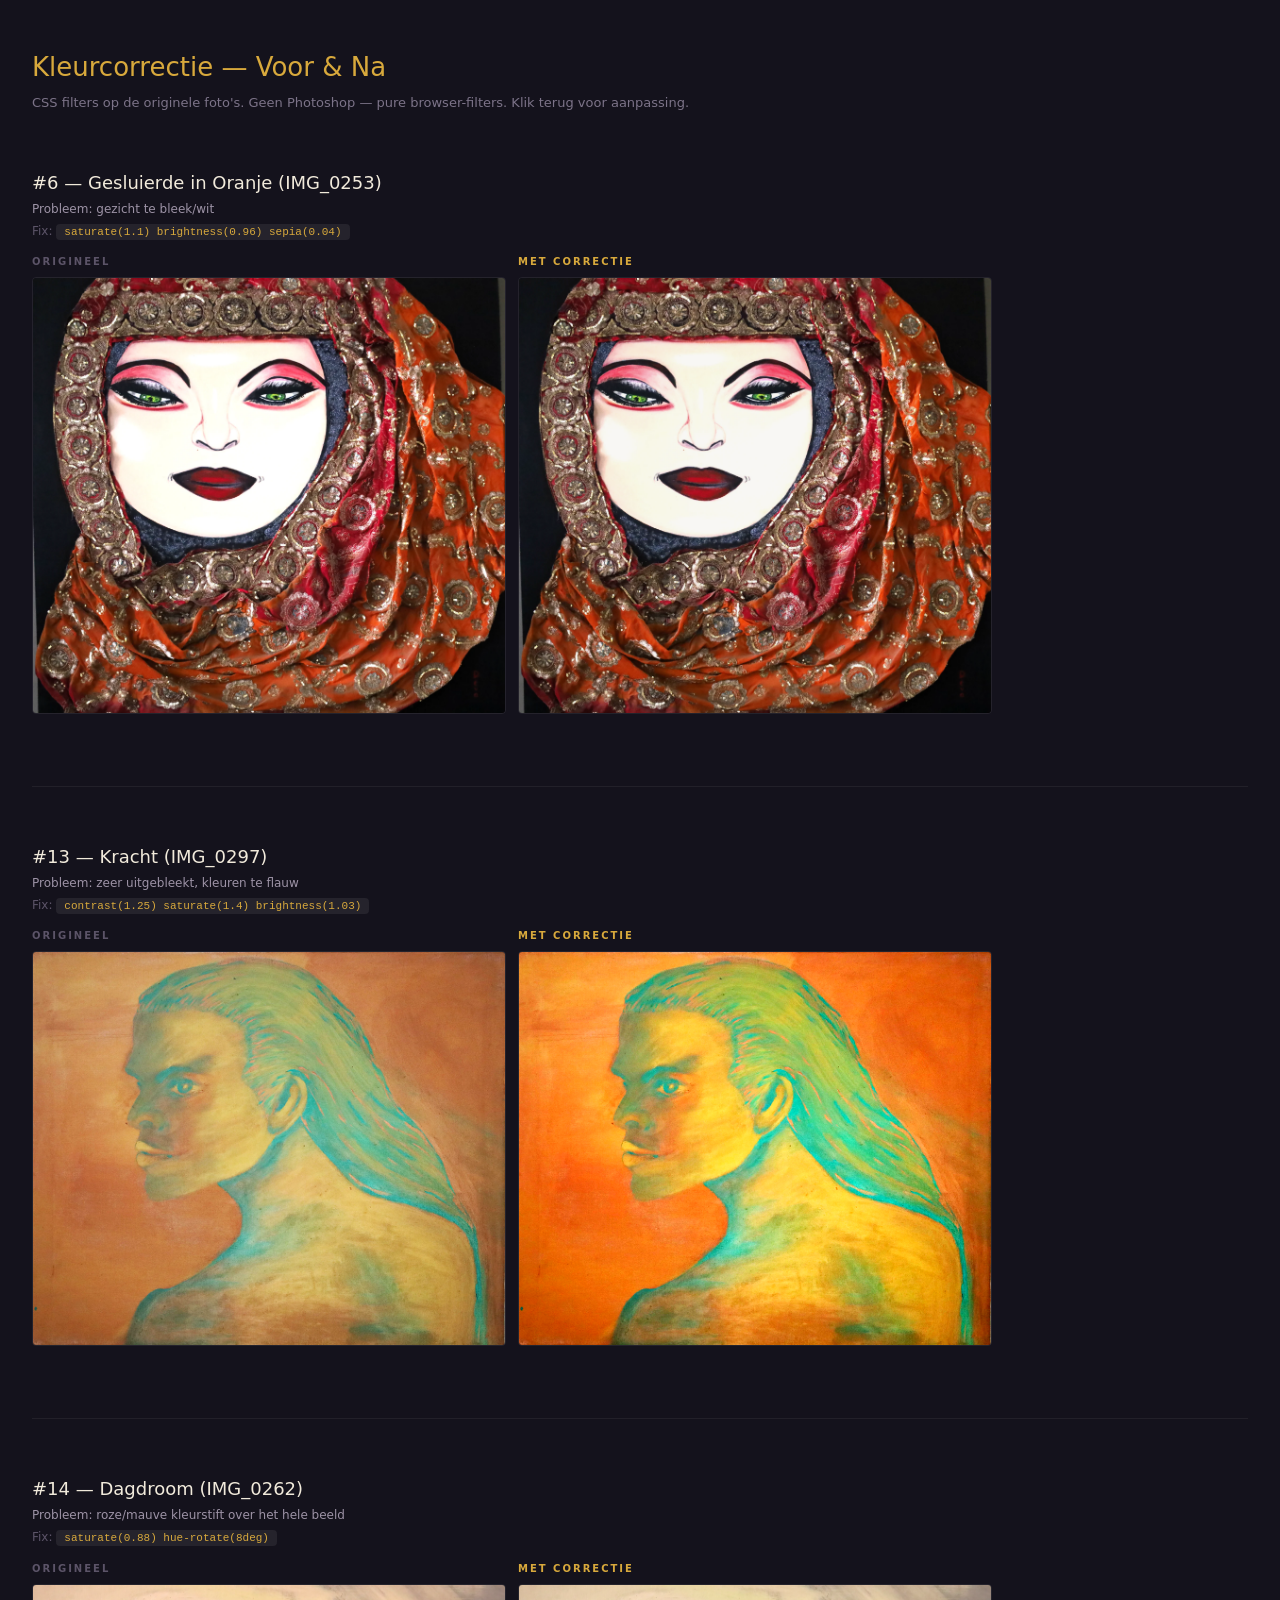
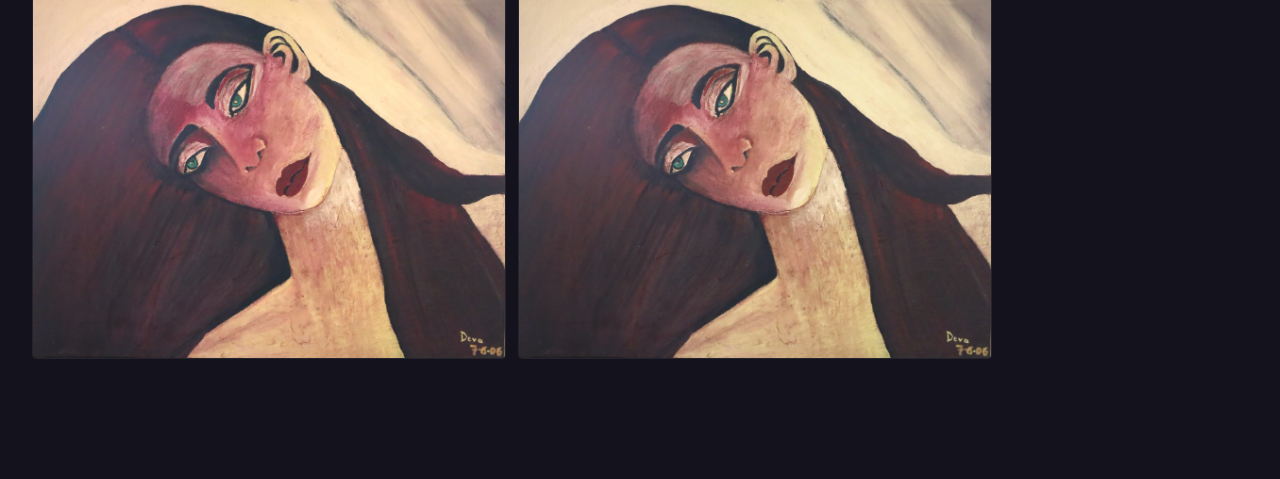
<file: kleurcorrectie.html>
<!DOCTYPE html>
<html lang="nl">
<head>
  <meta charset="utf-8">
  <title>Kleurcorrectie — Voor & Na</title>
  <style>
    *, *::before, *::after { box-sizing: border-box; margin: 0; padding: 0; }
    body {
      background: #14121C;
      color: #F1EADB;
      font-family: system-ui, sans-serif;
      padding: 48px 32px;
      line-height: 1.5;
    }
    h1 {
      font-size: 26px;
      color: #D8A93C;
      margin-bottom: 6px;
      font-weight: 500;
    }
    .subtitle {
      color: #7C7388;
      font-size: 13px;
      margin-bottom: 56px;
    }
    .painting { margin-bottom: 72px; }
    .painting__header { margin-bottom: 14px; }
    .painting__title {
      font-size: 18px;
      color: #F1EADB;
      margin-bottom: 4px;
    }
    .painting__problem {
      font-size: 12px;
      color: #9D93A6;
      margin-bottom: 4px;
    }
    .painting__filter {
      font-size: 12px;
      color: #5C5468;
    }
    .painting__filter code {
      background: rgba(255,255,255,0.07);
      padding: 2px 8px;
      border-radius: 4px;
      color: #D8A93C;
      font-size: 11px;
    }
    .compare {
      display: grid;
      grid-template-columns: 1fr 1fr;
      gap: 12px;
      max-width: 960px;
    }
    .compare__col { display: flex; flex-direction: column; gap: 8px; }
    .compare__label {
      font-size: 10px;
      font-weight: 600;
      letter-spacing: 0.2em;
      text-transform: uppercase;
      color: #5C5468;
    }
    .compare__label--after { color: #D8A93C; }
    .compare__col img {
      width: 100%;
      height: auto;
      border-radius: 4px;
      border: 1px solid rgba(255,255,255,0.07);
      display: block;
    }
    hr {
      border: none;
      border-top: 1px solid rgba(255,255,255,0.06);
      margin: 56px 0;
    }
  </style>
</head>
<body>

  <h1>Kleurcorrectie — Voor &amp; Na</h1>
  <p class="subtitle">CSS filters op de originele foto's. Geen Photoshop — pure browser-filters. Klik terug voor aanpassing.</p>

  <!-- #6: Gesluierde in Oranje — bleek gezicht -->
  <div class="painting">
    <div class="painting__header">
      <div class="painting__title">#6 — Gesluierde in Oranje (IMG_0253)</div>
      <div class="painting__problem">Probleem: gezicht te bleek/wit</div>
      <div class="painting__filter">Fix: <code>saturate(1.1) brightness(0.96) sepia(0.04)</code></div>
    </div>
    <div class="compare">
      <div class="compare__col">
        <span class="compare__label">Origineel</span>
        <img src="paintings-new/IMG_0253.webp" alt="Gesluierde in Oranje — origineel">
      </div>
      <div class="compare__col">
        <span class="compare__label compare__label--after">Met correctie</span>
        <img src="paintings-new/IMG_0253.webp" alt="Gesluierde in Oranje — gecorrigeerd"
             style="filter: saturate(1.1) brightness(0.96) sepia(0.04);">
      </div>
    </div>
  </div>

  <hr>

  <!-- #13: Kracht — uitgebleekt -->
  <div class="painting">
    <div class="painting__header">
      <div class="painting__title">#13 — Kracht (IMG_0297)</div>
      <div class="painting__problem">Probleem: zeer uitgebleekt, kleuren te flauw</div>
      <div class="painting__filter">Fix: <code>contrast(1.25) saturate(1.4) brightness(1.03)</code></div>
    </div>
    <div class="compare">
      <div class="compare__col">
        <span class="compare__label">Origineel</span>
        <img src="paintings-new/IMG_0297.webp" alt="Kracht — origineel">
      </div>
      <div class="compare__col">
        <span class="compare__label compare__label--after">Met correctie</span>
        <img src="paintings-new/IMG_0297.webp" alt="Kracht — gecorrigeerd"
             style="filter: contrast(1.25) saturate(1.4) brightness(1.03);">
      </div>
    </div>
  </div>

  <hr>

  <!-- #14: Dagdroom — roze kleurstift -->
  <div class="painting">
    <div class="painting__header">
      <div class="painting__title">#14 — Dagdroom (IMG_0262)</div>
      <div class="painting__problem">Probleem: roze/mauve kleurstift over het hele beeld</div>
      <div class="painting__filter">Fix: <code>saturate(0.88) hue-rotate(8deg)</code></div>
    </div>
    <div class="compare">
      <div class="compare__col">
        <span class="compare__label">Origineel</span>
        <img src="paintings-new/IMG_0262.webp" alt="Dagdroom — origineel">
      </div>
      <div class="compare__col">
        <span class="compare__label compare__label--after">Met correctie</span>
        <img src="paintings-new/IMG_0262.webp" alt="Dagdroom — gecorrigeerd"
             style="filter: saturate(0.88) hue-rotate(8deg);">
      </div>
    </div>
  </div>

</body>
</html>
</file>
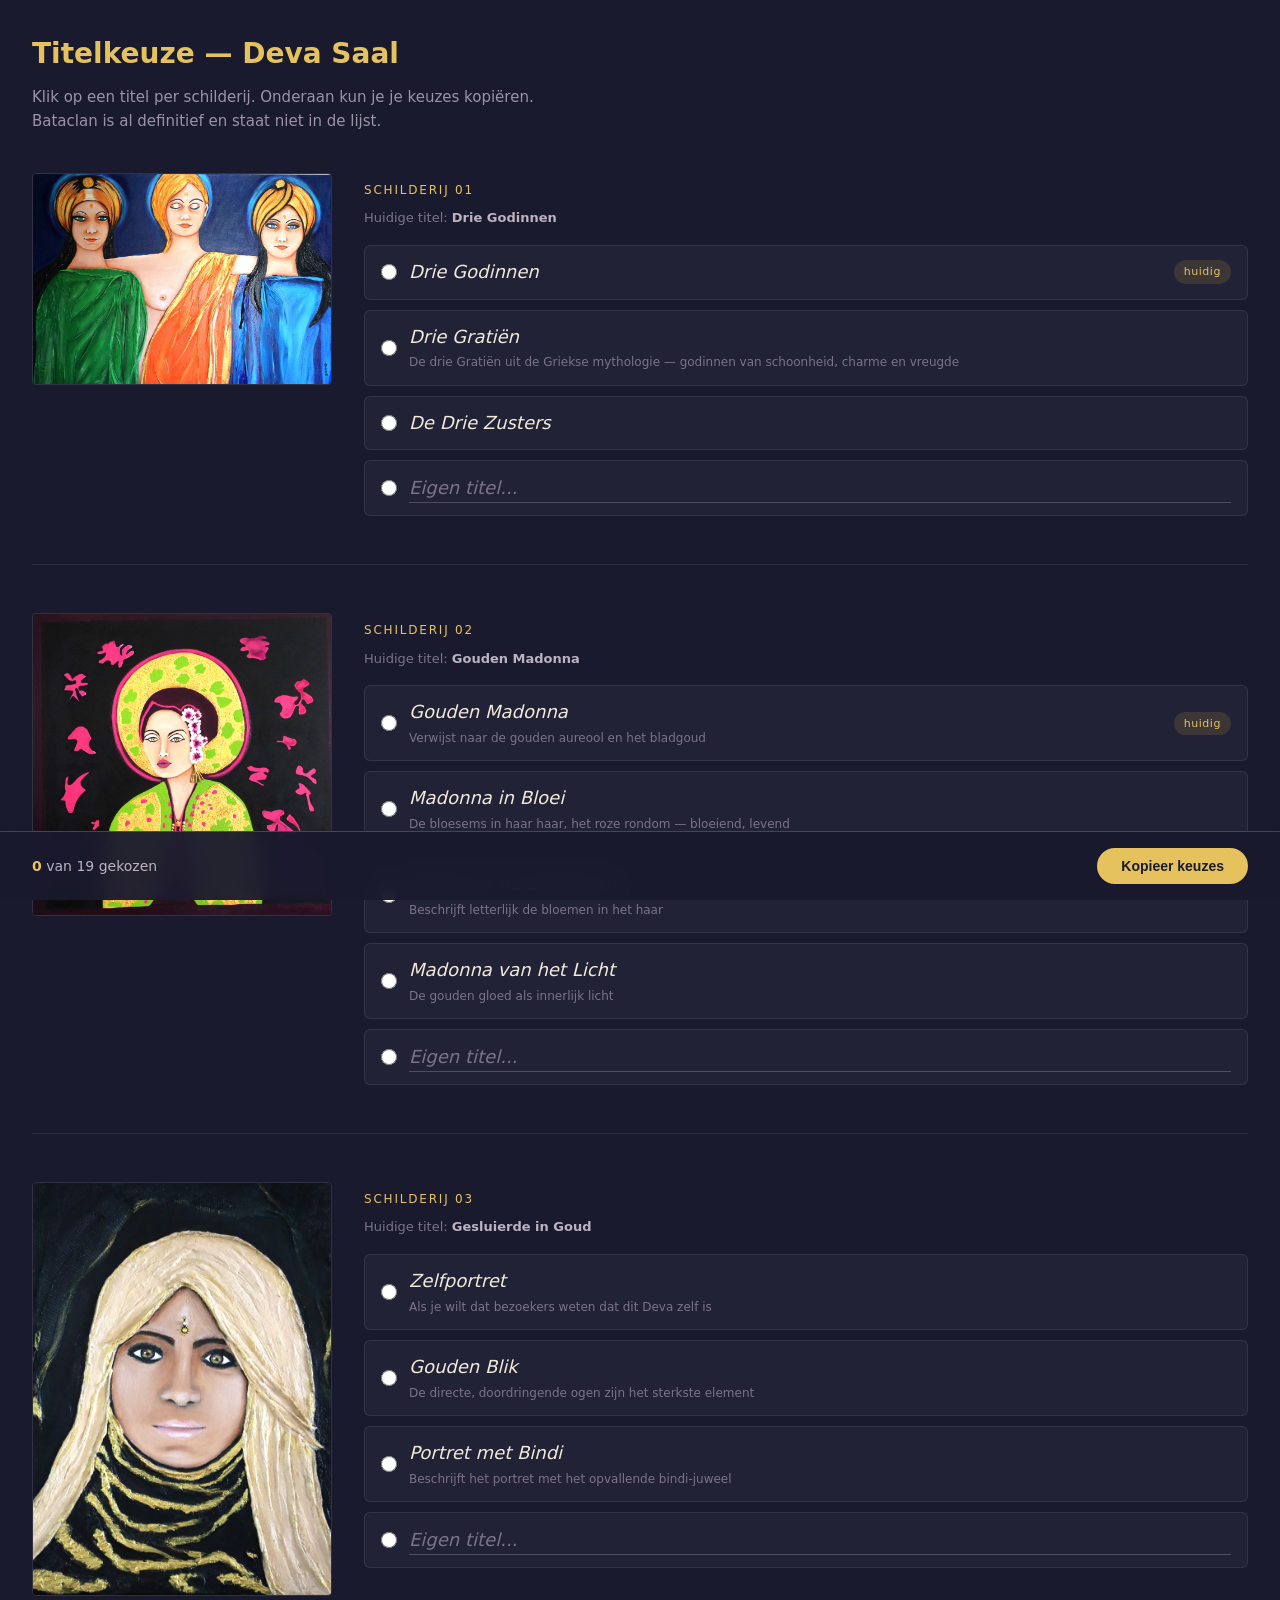
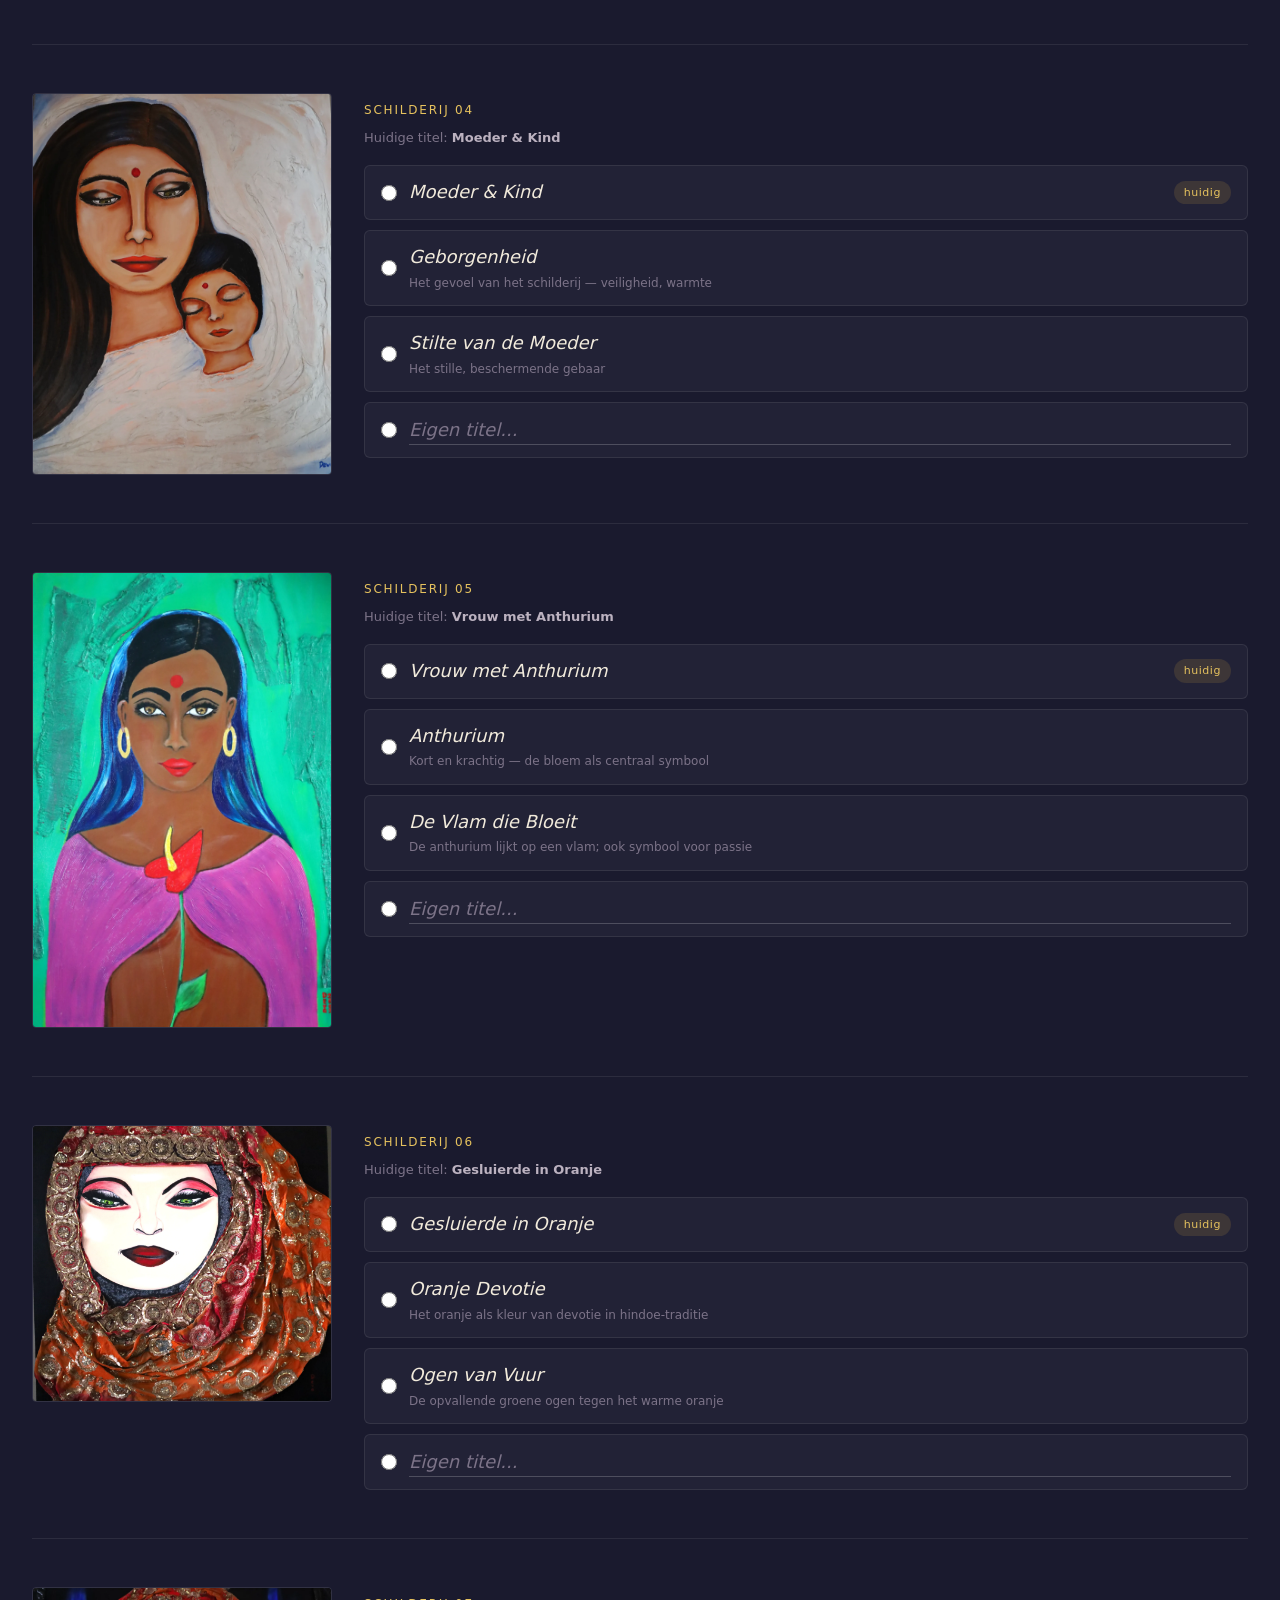
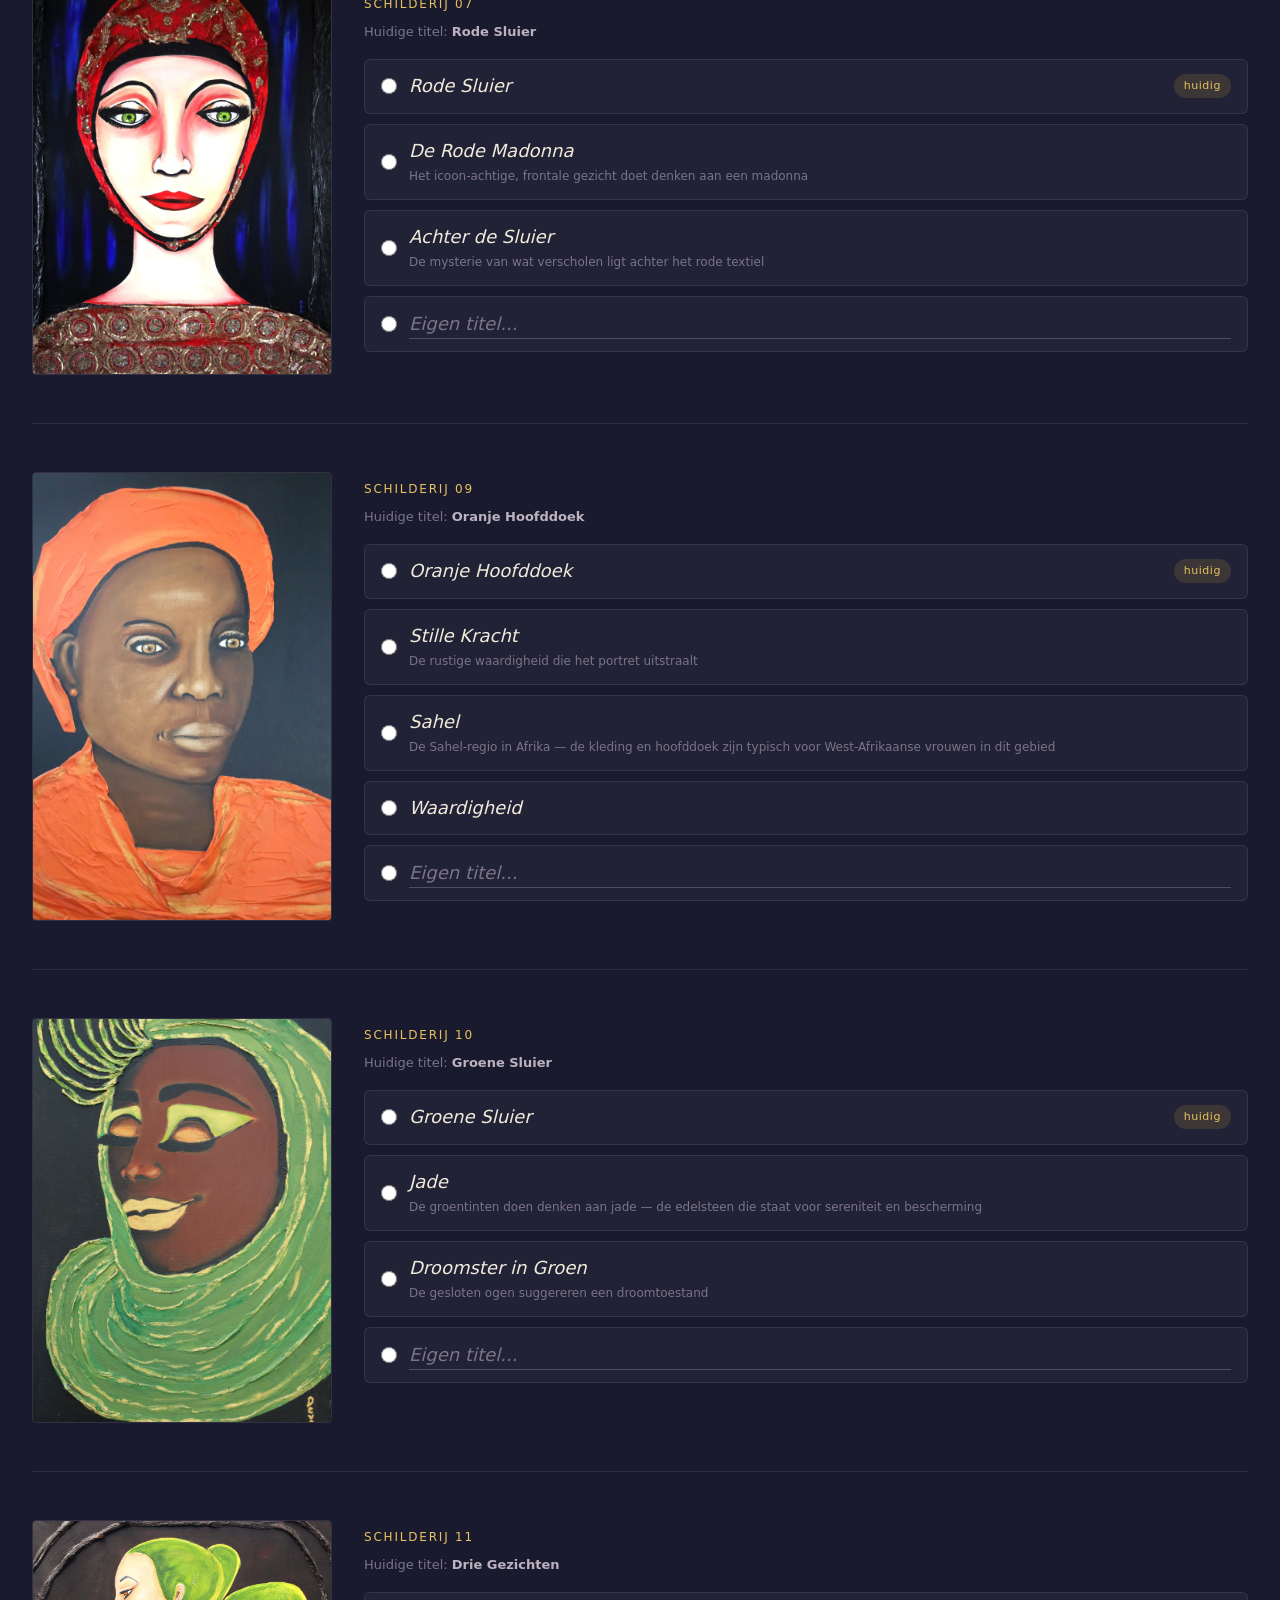
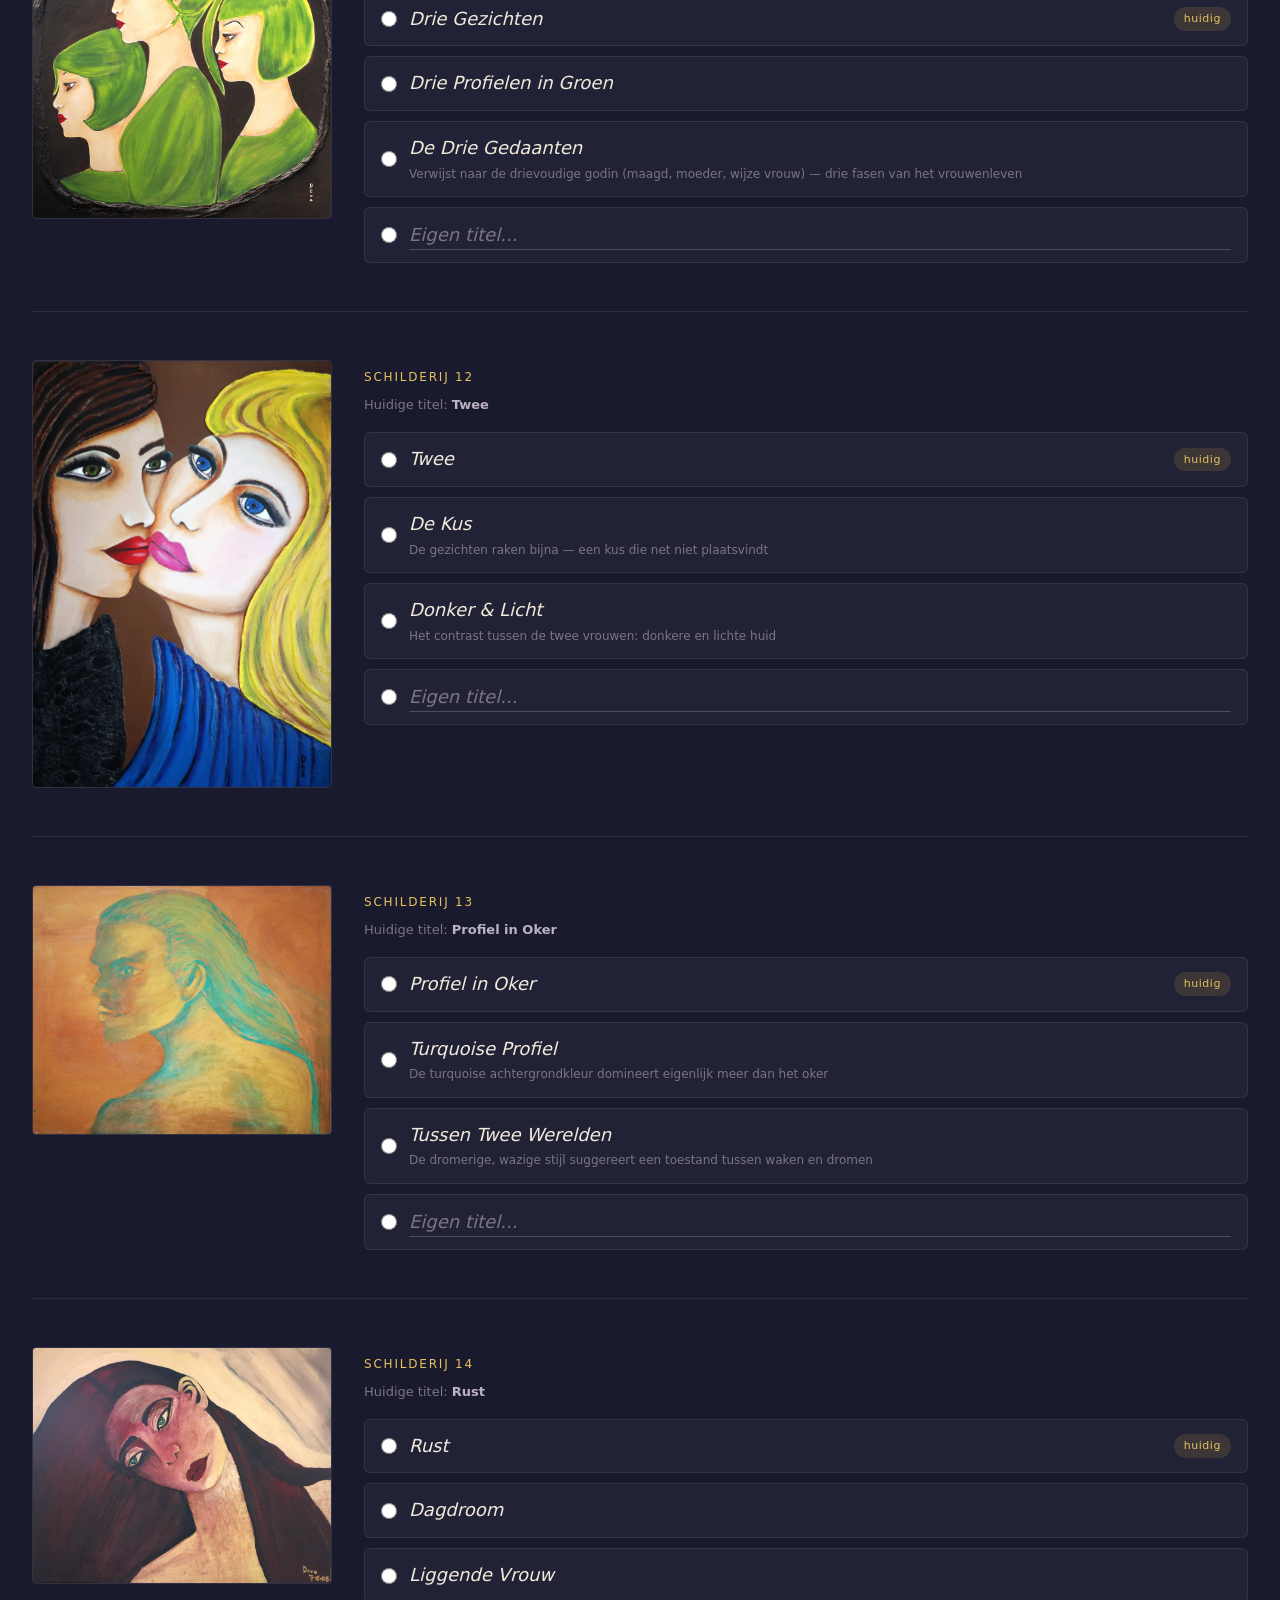
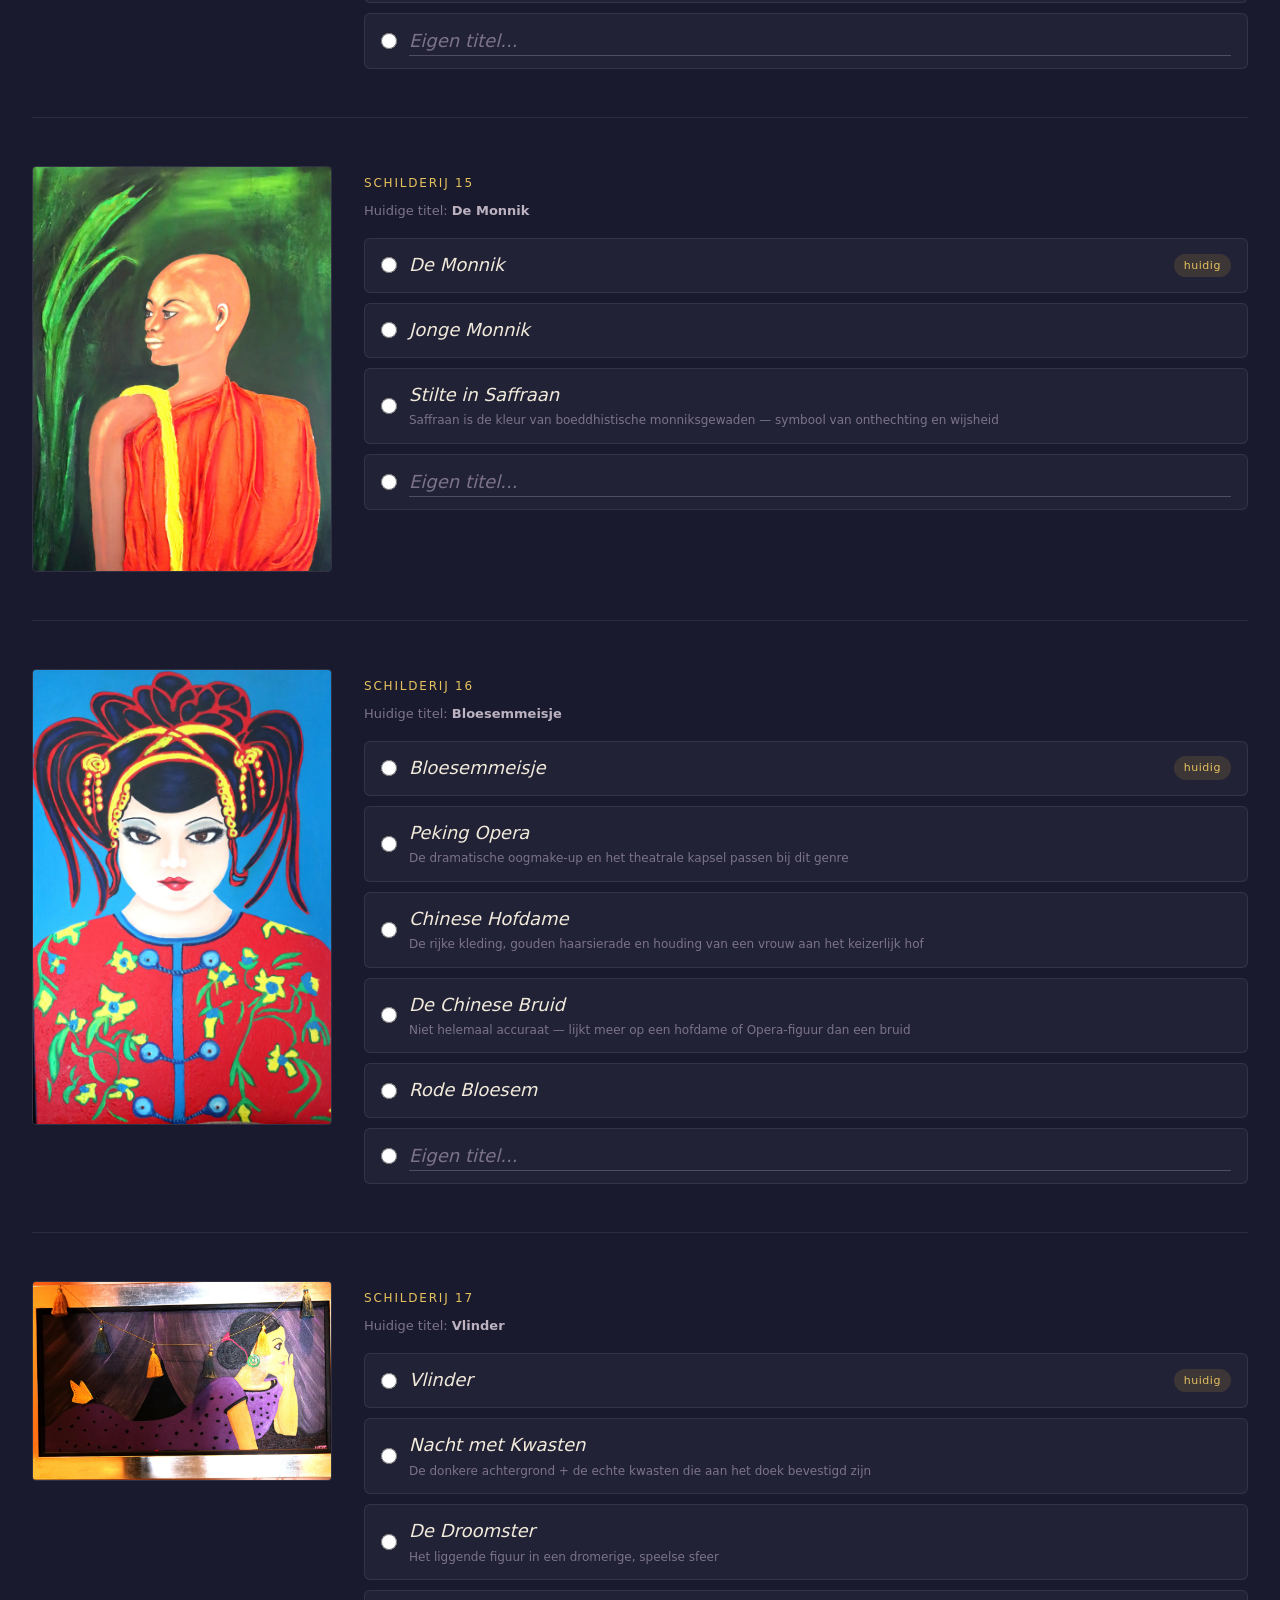
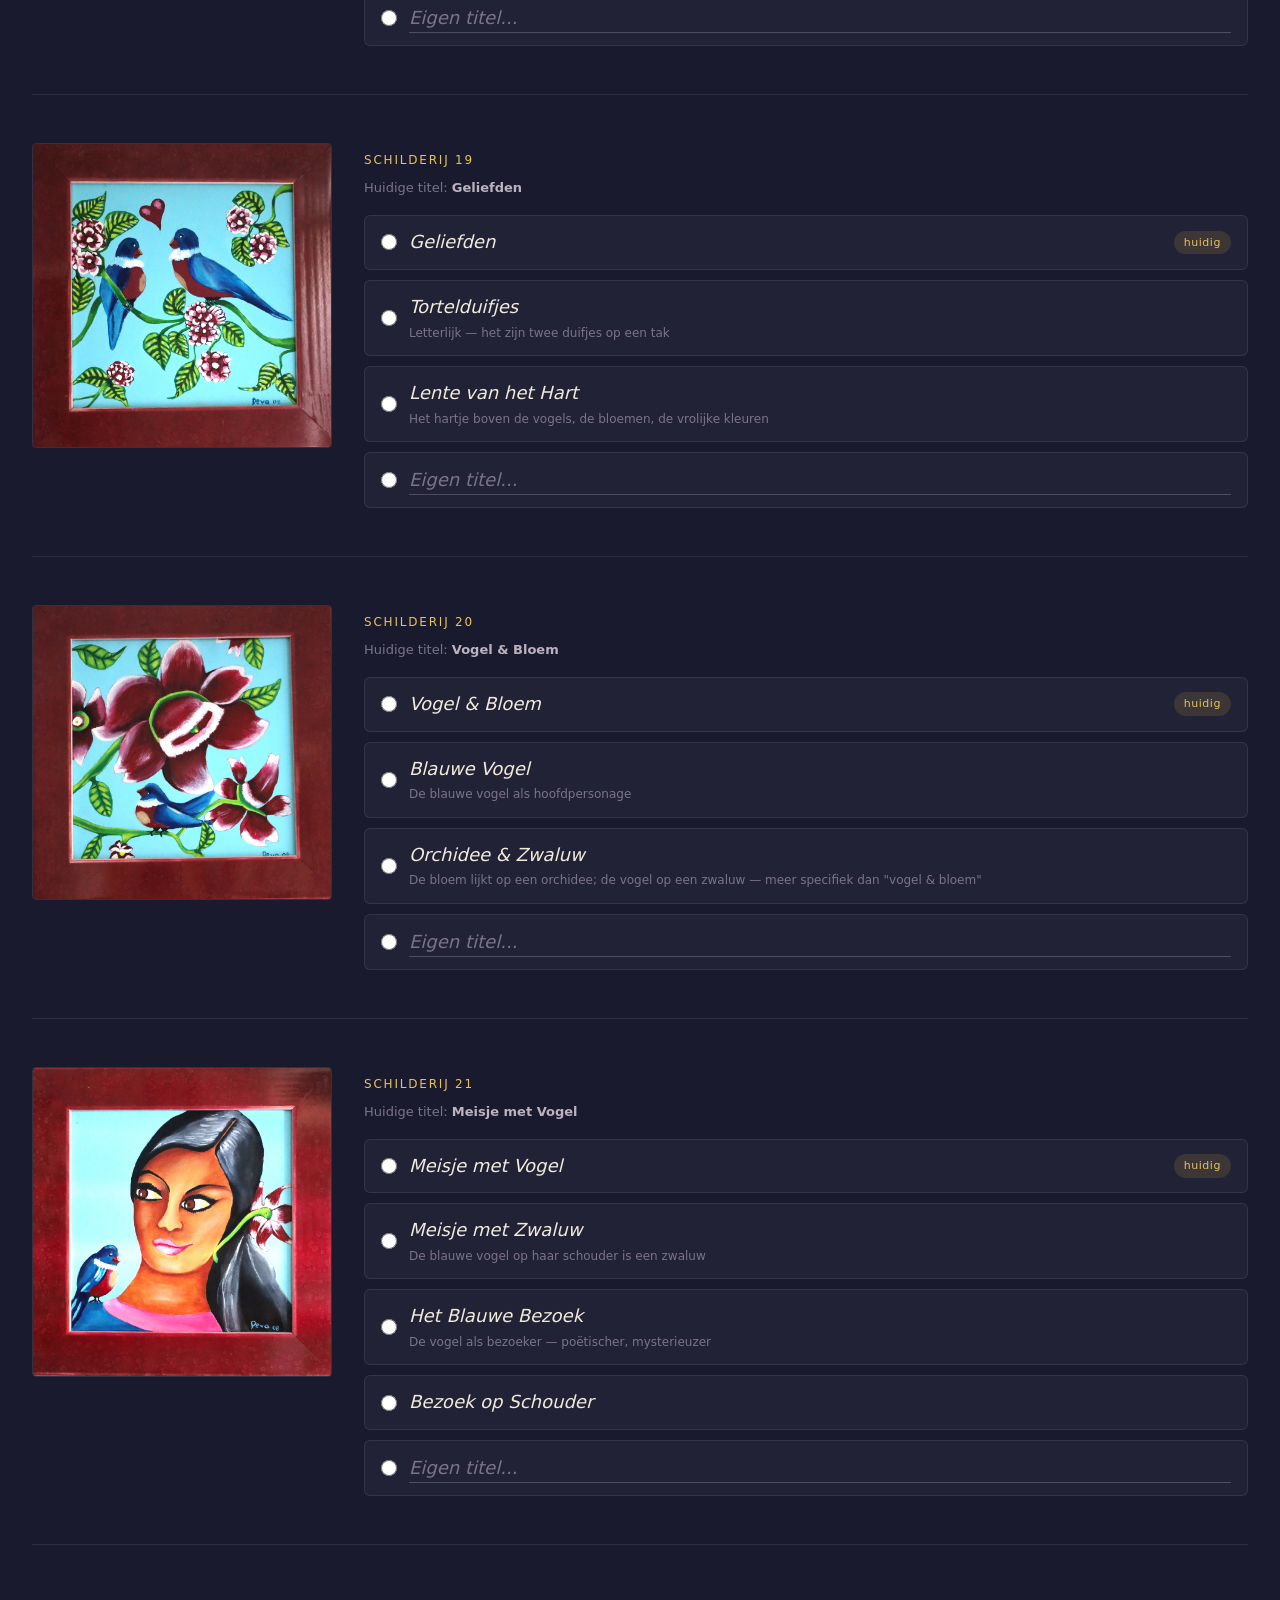
<file: titel-keuze.html>
<!DOCTYPE html>
<html lang="nl">
<head>
  <meta charset="utf-8">
  <meta name="viewport" content="width=device-width, initial-scale=1">
  <title>Artbydeva — Titelkeuze</title>
  <style>
    * { box-sizing: border-box; margin: 0; padding: 0; }
    body { font-family: 'Segoe UI', system-ui, sans-serif; background: #1a1a2e; color: #e0d8cc; padding: 32px; line-height: 1.6; }
    h1 { font-size: 28px; color: #e6c25e; margin-bottom: 8px; }
    .intro { color: #9d93a6; margin-bottom: 40px; font-size: 15px; }
    .painting { display: grid; grid-template-columns: 300px 1fr; gap: 32px; margin-bottom: 48px; padding-bottom: 48px; border-bottom: 1px solid rgba(255,255,255,0.08); align-items: start; }
    .painting img { width: 100%; height: auto; border-radius: 4px; border: 1px solid rgba(255,255,255,0.1); }
    .painting-info { padding-top: 8px; }
    .painting-number { font-size: 12px; color: #e6c25e; letter-spacing: 0.15em; text-transform: uppercase; margin-bottom: 8px; }
    .painting-current { font-size: 13px; color: #7c7388; margin-bottom: 16px; }
    .painting-current strong { color: #bcb2c0; }
    .options { display: flex; flex-direction: column; gap: 10px; }
    .option { display: flex; align-items: center; gap: 12px; padding: 12px 16px; background: rgba(255,255,255,0.04); border: 1px solid rgba(255,255,255,0.08); border-radius: 6px; cursor: pointer; transition: all 0.2s; }
    .option:hover { background: rgba(216,169,60,0.1); border-color: rgba(216,169,60,0.3); }
    .option.selected { background: rgba(216,169,60,0.15); border-color: #e6c25e; }
    .option input[type="radio"] { accent-color: #e6c25e; width: 16px; height: 16px; cursor: pointer; }
    .option label { cursor: pointer; font-size: 18px; font-style: italic; color: #f1eadb; flex: 1; }
    .option .tag { font-size: 11px; color: #e6c25e; background: rgba(216,169,60,0.15); padding: 3px 10px; border-radius: 999px; letter-spacing: 0.05em; }
    .option .hint { font-size: 12px; font-style: normal; color: #7c7388; margin-top: 2px; }
    .option label { display: flex; flex-direction: column; }
    .option-custom { display: flex; align-items: center; gap: 12px; padding: 12px 16px; background: rgba(255,255,255,0.04); border: 1px solid rgba(255,255,255,0.08); border-radius: 6px; transition: all 0.2s; }
    .option-custom:focus-within { background: rgba(216,169,60,0.1); border-color: rgba(216,169,60,0.3); }
    .option-custom.selected { background: rgba(216,169,60,0.15); border-color: #e6c25e; }
    .option-custom input[type="radio"] { accent-color: #e6c25e; width: 16px; height: 16px; cursor: pointer; }
    .option-custom input[type="text"] { flex: 1; background: transparent; border: none; border-bottom: 1px solid rgba(255,255,255,0.2); color: #f1eadb; font-size: 18px; font-style: italic; font-family: inherit; padding: 4px 0; outline: none; }
    .option-custom input[type="text"]::placeholder { color: #7c7388; font-style: italic; }
    .option-custom input[type="text"]:focus { border-bottom-color: #e6c25e; }
    .chosen { color: #7c7388; font-size: 12px; letter-spacing: 0.1em; text-transform: uppercase; }
    .summary { position: fixed; bottom: 0; left: 0; right: 0; background: rgba(26,26,46,0.95); backdrop-filter: blur(12px); padding: 16px 32px; border-top: 1px solid rgba(216,169,60,0.3); display: flex; align-items: center; justify-content: space-between; gap: 16px; }
    .summary-text { font-size: 14px; color: #bcb2c0; }
    .summary-text strong { color: #e6c25e; }
    .btn-copy { padding: 10px 24px; background: #e6c25e; color: #1a1a2e; border: none; border-radius: 999px; font-size: 14px; font-weight: 600; cursor: pointer; transition: background 0.2s; }
    .btn-copy:hover { background: #f0d478; }
    .spacer { height: 80px; }
    @media (max-width: 700px) {
      .painting { grid-template-columns: 1fr; }
      .painting img { max-width: 280px; }
    }
  </style>
</head>
<body>
  <h1>Titelkeuze — Deva Saal</h1>
  <p class="intro">Klik op een titel per schilderij. Onderaan kun je je keuzes kopiëren.<br>Bataclan is al definitief en staat niet in de lijst.</p>

  <div id="paintings"></div>
  <div class="spacer"></div>

  <div class="summary">
    <span class="summary-text" id="summary-text"><strong>0</strong> van 19 gekozen</span>
    <button class="btn-copy" onclick="copyChoices()">Kopieer keuzes</button>
  </div>

  <script>
    const data = [
      { nr: '01', file: 'paintings-new/IMG_0279.webp', current: 'Drie Godinnen', options: [
        { name: 'Drie Godinnen' },
        { name: 'Drie Gratiën', hint: 'De drie Gratiën uit de Griekse mythologie — godinnen van schoonheid, charme en vreugde' },
        { name: 'De Drie Zusters' },
      ]},
      { nr: '02', file: 'paintings-new/IMG_0255.webp', current: 'Gouden Madonna', options: [
        { name: 'Gouden Madonna', hint: 'Verwijst naar de gouden aureool en het bladgoud' },
        { name: 'Madonna in Bloei', hint: 'De bloesems in haar haar, het roze rondom — bloeiend, levend' },
        { name: 'Madonna met Bloesem', hint: 'Beschrijft letterlijk de bloemen in het haar' },
        { name: 'Madonna van het Licht', hint: 'De gouden gloed als innerlijk licht' },
      ]},
      { nr: '03', file: 'paintings-new/IMG_0265.webp', current: 'Gesluierde in Goud', options: [
        { name: 'Zelfportret', hint: 'Als je wilt dat bezoekers weten dat dit Deva zelf is' },
        { name: 'Gouden Blik', hint: 'De directe, doordringende ogen zijn het sterkste element' },
        { name: 'Portret met Bindi', hint: 'Beschrijft het portret met het opvallende bindi-juweel' },
      ]},
      { nr: '04', file: 'paintings-new/IMG_0277.webp', current: 'Moeder & Kind', options: [
        { name: 'Moeder & Kind' },
        { name: 'Geborgenheid', hint: 'Het gevoel van het schilderij — veiligheid, warmte' },
        { name: 'Stilte van de Moeder', hint: 'Het stille, beschermende gebaar' },
      ]},
      { nr: '05', file: 'paintings-new/IMG_0286.webp', current: 'Vrouw met Anthurium', options: [
        { name: 'Vrouw met Anthurium' },
        { name: 'Anthurium', hint: 'Kort en krachtig — de bloem als centraal symbool' },
        { name: 'De Vlam die Bloeit', hint: 'De anthurium lijkt op een vlam; ook symbool voor passie' },
      ]},
      { nr: '06', file: 'paintings-new/IMG_0253.webp', current: 'Gesluierde in Oranje', options: [
        { name: 'Gesluierde in Oranje' },
        { name: 'Oranje Devotie', hint: 'Het oranje als kleur van devotie in hindoe-traditie' },
        { name: 'Ogen van Vuur', hint: 'De opvallende groene ogen tegen het warme oranje' },
      ]},
      { nr: '07', file: 'paintings-new/IMG_0252.webp', current: 'Rode Sluier', options: [
        { name: 'Rode Sluier' },
        { name: 'De Rode Madonna', hint: 'Het icoon-achtige, frontale gezicht doet denken aan een madonna' },
        { name: 'Achter de Sluier', hint: 'De mysterie van wat verscholen ligt achter het rode textiel' },
      ]},
      { nr: '09', file: 'paintings-new/IMG_0263.webp', current: 'Oranje Hoofddoek', options: [
        { name: 'Oranje Hoofddoek' },
        { name: 'Stille Kracht', hint: 'De rustige waardigheid die het portret uitstraalt' },
        { name: 'Sahel', hint: 'De Sahel-regio in Afrika — de kleding en hoofddoek zijn typisch voor West-Afrikaanse vrouwen in dit gebied' },
        { name: 'Waardigheid' },
      ]},
      { nr: '10', file: 'paintings-new/IMG_0275.webp', current: 'Groene Sluier', options: [
        { name: 'Groene Sluier' },
        { name: 'Jade', hint: 'De groentinten doen denken aan jade — de edelsteen die staat voor sereniteit en bescherming' },
        { name: 'Droomster in Groen', hint: 'De gesloten ogen suggereren een droomtoestand' },
      ]},
      { nr: '11', file: 'paintings-new/IMG_0269.webp', current: 'Drie Gezichten', options: [
        { name: 'Drie Gezichten' },
        { name: 'Drie Profielen in Groen' },
        { name: 'De Drie Gedaanten', hint: 'Verwijst naar de drievoudige godin (maagd, moeder, wijze vrouw) — drie fasen van het vrouwenleven' },
      ]},
      { nr: '12', file: 'paintings-new/IMG_0249.webp', current: 'Twee', options: [
        { name: 'Twee' },
        { name: 'De Kus', hint: 'De gezichten raken bijna — een kus die net niet plaatsvindt' },
        { name: 'Donker & Licht', hint: 'Het contrast tussen de twee vrouwen: donkere en lichte huid' },
      ]},
      { nr: '13', file: 'paintings-new/IMG_0297.webp', current: 'Profiel in Oker', options: [
        { name: 'Profiel in Oker' },
        { name: 'Turquoise Profiel', hint: 'De turquoise achtergrondkleur domineert eigenlijk meer dan het oker' },
        { name: 'Tussen Twee Werelden', hint: 'De dromerige, wazige stijl suggereert een toestand tussen waken en dromen' },
      ]},
      { nr: '14', file: 'paintings-new/IMG_0262.webp', current: 'Rust', options: [
        { name: 'Rust' },
        { name: 'Dagdroom' },
        { name: 'Liggende Vrouw' },
      ]},
      { nr: '15', file: 'paintings-new/IMG_0284.webp', current: 'De Monnik', options: [
        { name: 'De Monnik' },
        { name: 'Jonge Monnik' },
        { name: 'Stilte in Saffraan', hint: 'Saffraan is de kleur van boeddhistische monniksgewaden — symbool van onthechting en wijsheid' },
      ]},
      { nr: '16', file: 'paintings-new/IMG_0282.webp', current: 'Bloesemmeisje', options: [
        { name: 'Bloesemmeisje' },
        { name: 'Peking Opera', hint: 'De dramatische oogmake-up en het theatrale kapsel passen bij dit genre' },
        { name: 'Chinese Hofdame', hint: 'De rijke kleding, gouden haarsierade en houding van een vrouw aan het keizerlijk hof' },
        { name: 'De Chinese Bruid', hint: 'Niet helemaal accuraat — lijkt meer op een hofdame of Opera-figuur dan een bruid' },
        { name: 'Rode Bloesem' },
      ]},
      { nr: '17', file: 'paintings-new/IMG_0299.webp', current: 'Vlinder', options: [
        { name: 'Vlinder' },
        { name: 'Nacht met Kwasten', hint: 'De donkere achtergrond + de echte kwasten die aan het doek bevestigd zijn' },
        { name: 'De Droomster', hint: 'Het liggende figuur in een dromerige, speelse sfeer' },
      ]},
      { nr: '19', file: 'paintings-new/IMG_0288.webp', current: 'Geliefden', options: [
        { name: 'Geliefden' },
        { name: 'Tortelduifjes', hint: 'Letterlijk — het zijn twee duifjes op een tak' },
        { name: 'Lente van het Hart', hint: 'Het hartje boven de vogels, de bloemen, de vrolijke kleuren' },
      ]},
      { nr: '20', file: 'paintings-new/IMG_0290.webp', current: 'Vogel & Bloem', options: [
        { name: 'Vogel & Bloem' },
        { name: 'Blauwe Vogel', hint: 'De blauwe vogel als hoofdpersonage' },
        { name: 'Orchidee & Zwaluw', hint: 'De bloem lijkt op een orchidee; de vogel op een zwaluw — meer specifiek dan "vogel & bloem"' },
      ]},
      { nr: '21', file: 'paintings-new/IMG_0291.webp', current: 'Meisje met Vogel', options: [
        { name: 'Meisje met Vogel' },
        { name: 'Meisje met Zwaluw', hint: 'De blauwe vogel op haar schouder is een zwaluw' },
        { name: 'Het Blauwe Bezoek', hint: 'De vogel als bezoeker — poëtischer, mysterieuzer' },
        { name: 'Bezoek op Schouder' },
      ]},
    ];

    const container = document.getElementById('paintings');

    data.forEach(p => {
      const div = document.createElement('div');
      div.className = 'painting';
      div.innerHTML = `
        <img src="${p.file}" alt="${p.current}">
        <div class="painting-info">
          <div class="painting-number">Schilderij ${p.nr}</div>
          <div class="painting-current">Huidige titel: <strong>${p.current}</strong></div>
          <div class="options">
            ${p.options.map((opt, i) => `
              <div class="option" onclick="select(this, '${p.nr}')">
                <input type="radio" name="p${p.nr}" id="p${p.nr}_${i}" value="${opt.name}">
                <label for="p${p.nr}_${i}">
                  ${opt.name}
                  ${opt.hint ? '<span class="hint">' + opt.hint + '</span>' : ''}
                </label>
                ${opt.name === p.current ? '<span class="tag">huidig</span>' : ''}
              </div>
            `).join('')}
            <div class="option-custom" onclick="selectCustom(this, '${p.nr}')">
              <input type="radio" name="p${p.nr}" id="p${p.nr}_custom" value="">
              <input type="text" placeholder="Eigen titel..." id="p${p.nr}_custom_text"
                     onfocus="selectCustom(this.parentElement, '${p.nr}')"
                     oninput="updateCustomValue('${p.nr}')">
            </div>
          </div>
        </div>
      `;
      container.appendChild(div);
    });

    function select(el, nr) {
      const radio = el.querySelector('input[type="radio"]');
      radio.checked = true;
      el.closest('.options').querySelectorAll('.option, .option-custom').forEach(o => o.classList.remove('selected'));
      el.classList.add('selected');
      updateSummary();
    }

    function selectCustom(el, nr) {
      const radio = el.querySelector('input[type="radio"]');
      radio.checked = true;
      el.closest('.options').querySelectorAll('.option, .option-custom').forEach(o => o.classList.remove('selected'));
      el.classList.add('selected');
      el.querySelector('input[type="text"]').focus();
      updateSummary();
    }

    function updateCustomValue(nr) {
      const text = document.getElementById(`p${nr}_custom_text`).value;
      document.getElementById(`p${nr}_custom`).value = text;
      updateSummary();
    }

    function updateSummary() {
      let chosen = 0;
      data.forEach(p => {
        const checked = document.querySelector(`input[name="p${p.nr}"]:checked`);
        if (checked && (checked.value || checked.id.includes('custom'))) chosen++;
      });
      document.getElementById('summary-text').innerHTML = `<strong>${chosen}</strong> van ${data.length} gekozen`;
    }

    function copyChoices() {
      const lines = data.map(p => {
        const checked = document.querySelector(`input[name="p${p.nr}"]:checked`);
        let choice = '(niet gekozen)';
        if (checked && checked.value) choice = checked.value;
        else if (checked && checked.id.includes('custom')) choice = '(eigen titel niet ingevuld)';
        return `${p.nr}: ${choice}`;
      });
      const text = 'Titelkeuze Deva Saal\n' + '='.repeat(25) + '\n' + lines.join('\n');
      navigator.clipboard.writeText(text).then(() => {
        const btn = document.querySelector('.btn-copy');
        btn.textContent = 'Gekopieerd!';
        setTimeout(() => btn.textContent = 'Kopieer keuzes', 2000);
      });
    }
  </script>
</body>
</html>
</file>
